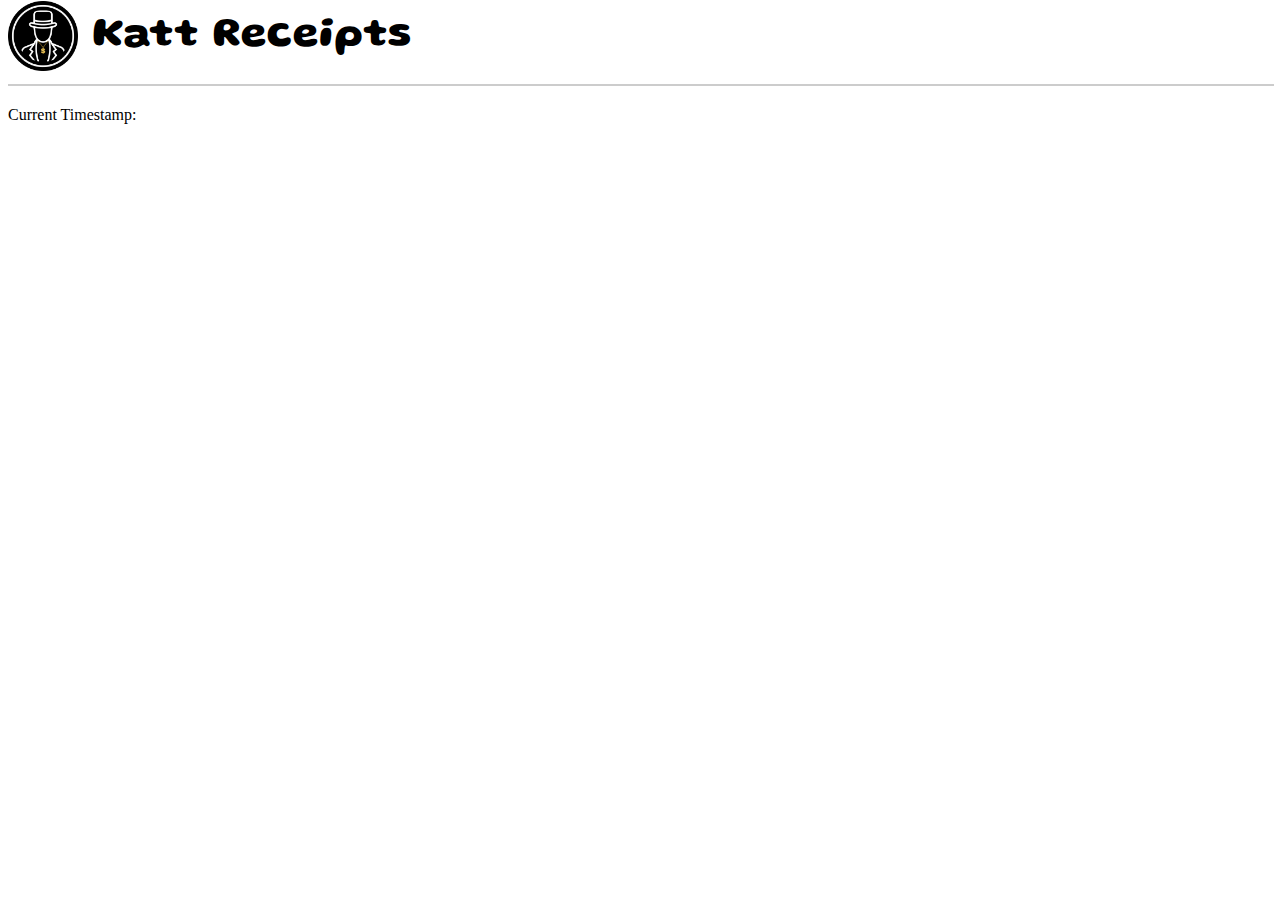
<file: index.html>
<!DOCTYPE html>
<html>
<head>
    <title>Katt Receipts</title>
    <link rel="stylesheet" href="https://fonts.googleapis.com/css2?family=Gluten:wght@400;700&display=swap">
    <link rel="stylesheet" href="css/styles.css">
    <link rel="icon" href="images/logos/favicon.png">
</head>

<header>
    <img src="images/logos/submark-light.png" alt="Katt Receipts Logo"> <h1>Katt Receipts</h1>
</header>  
<body>
  <div id="player"></div>
  <div id="annotation">
    <p>Current Timestamp: </p>
  </div>

  <script src="js/script.js"></script>
</body>
</html>
</file>
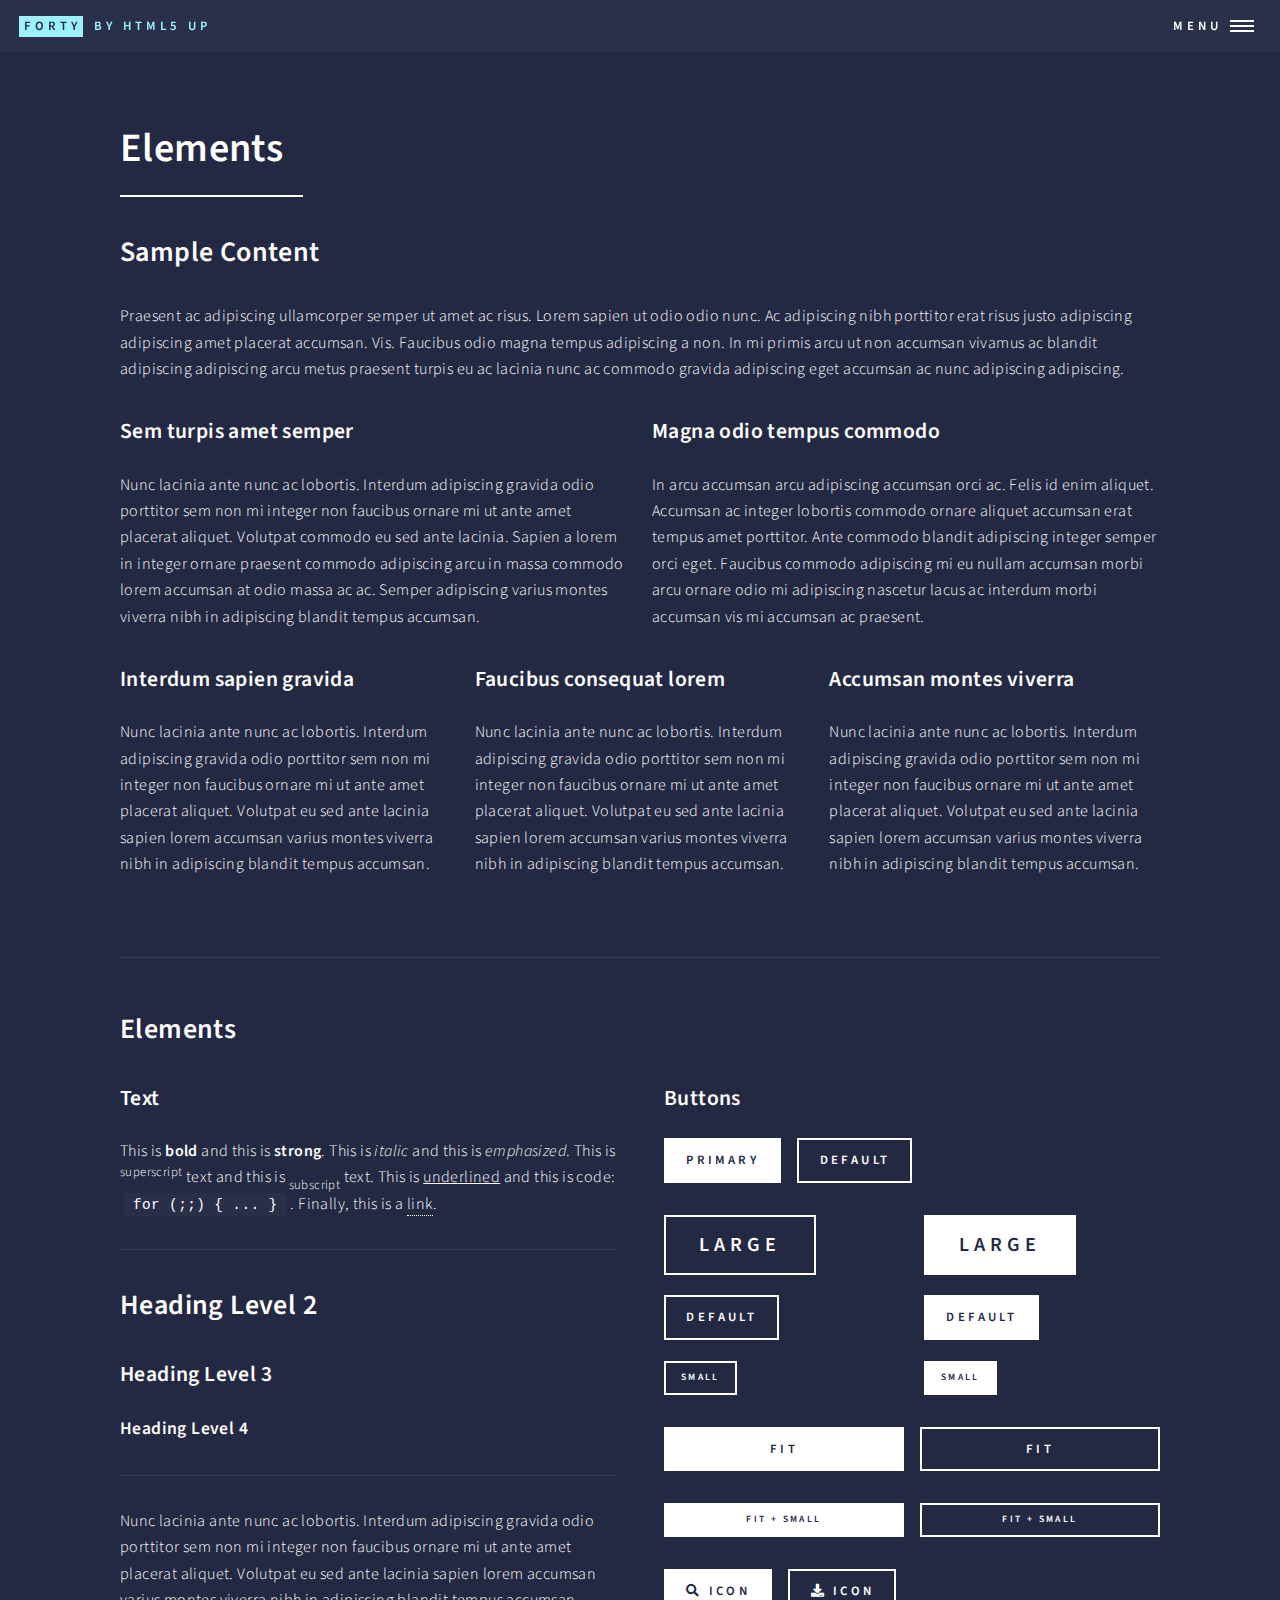
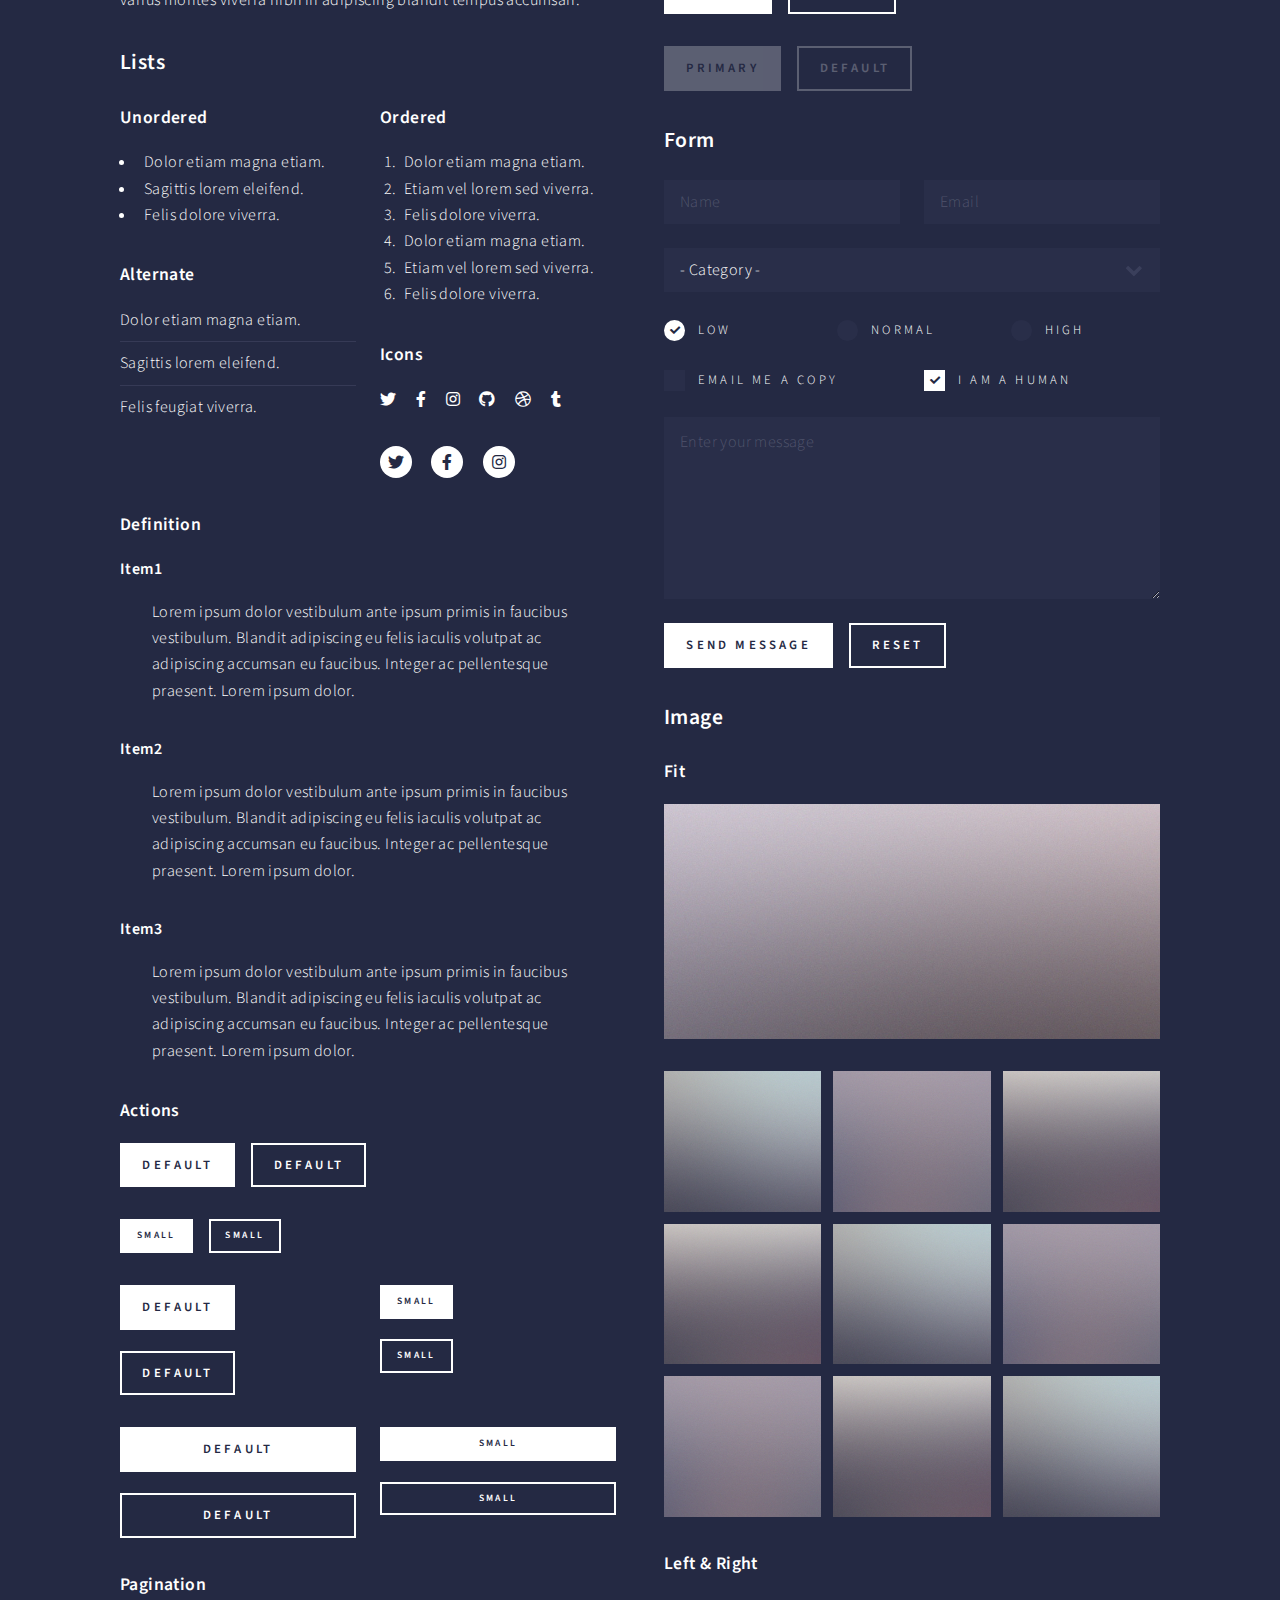
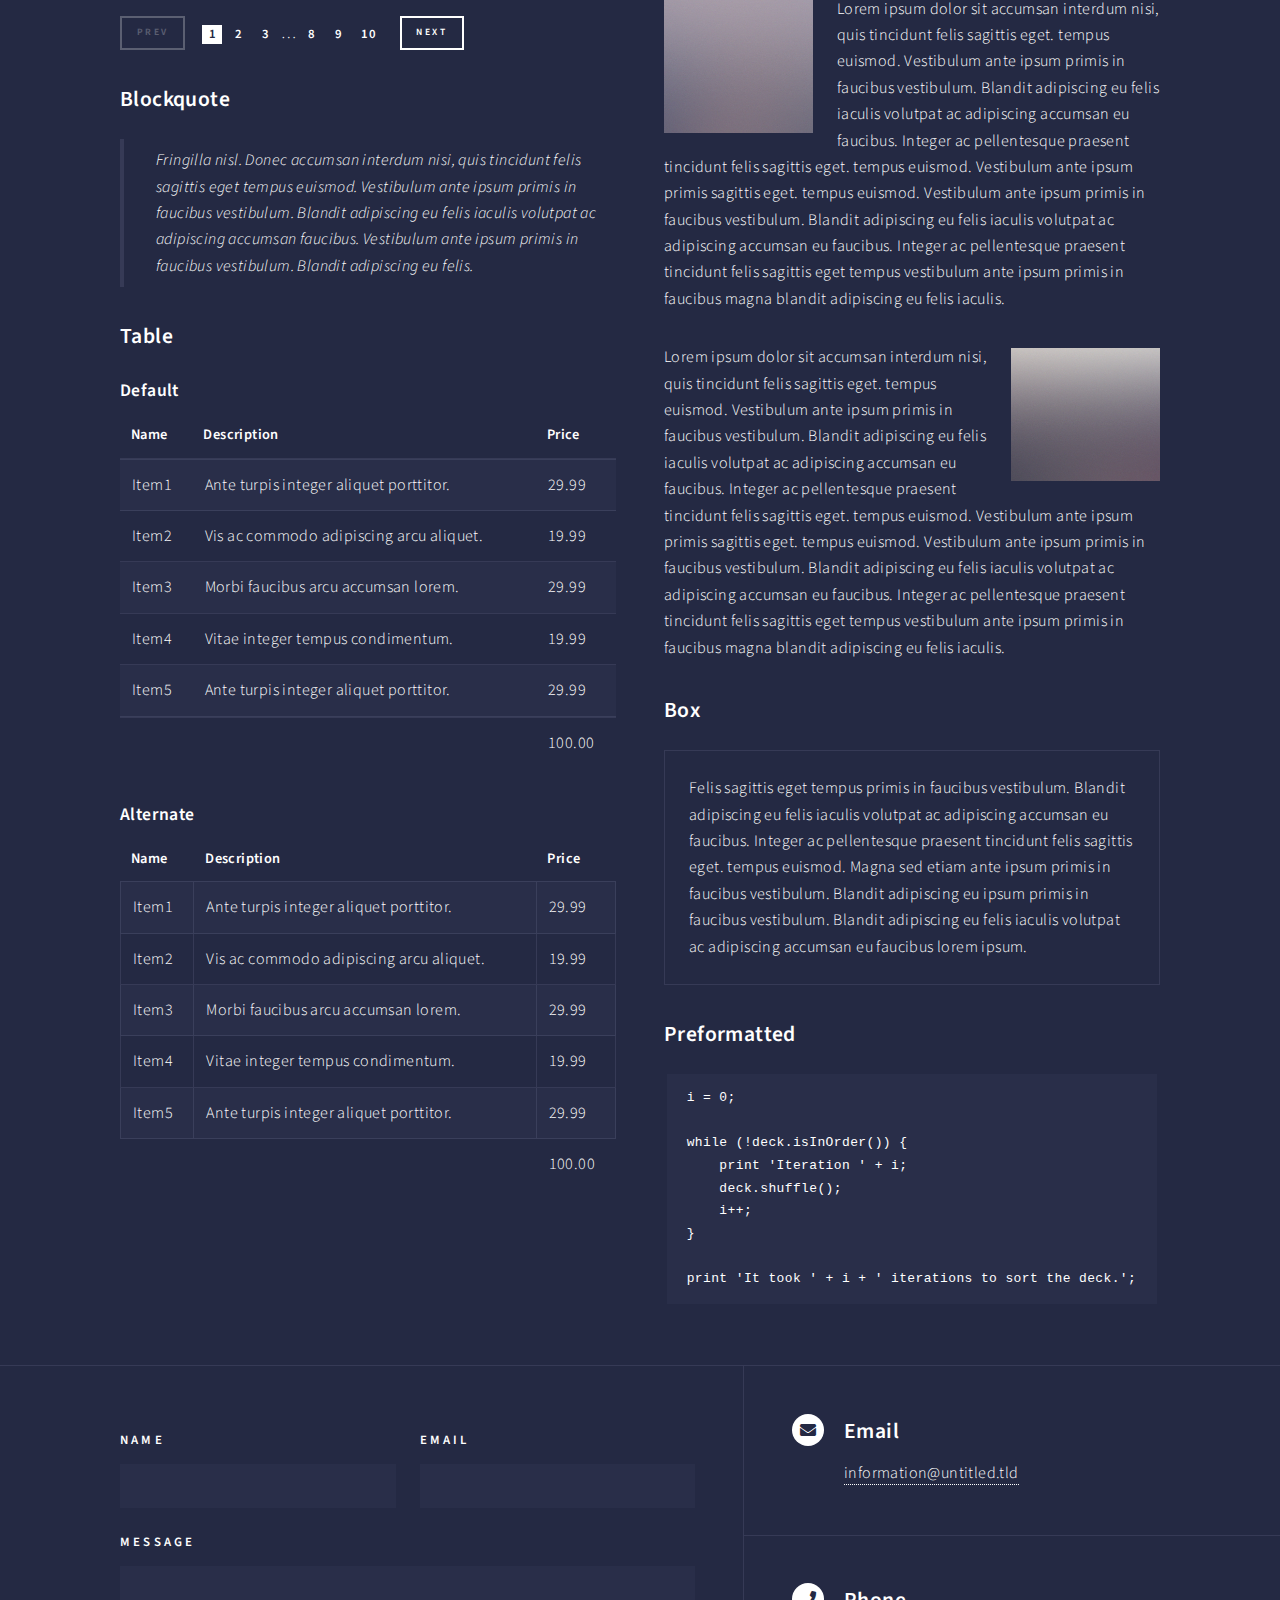
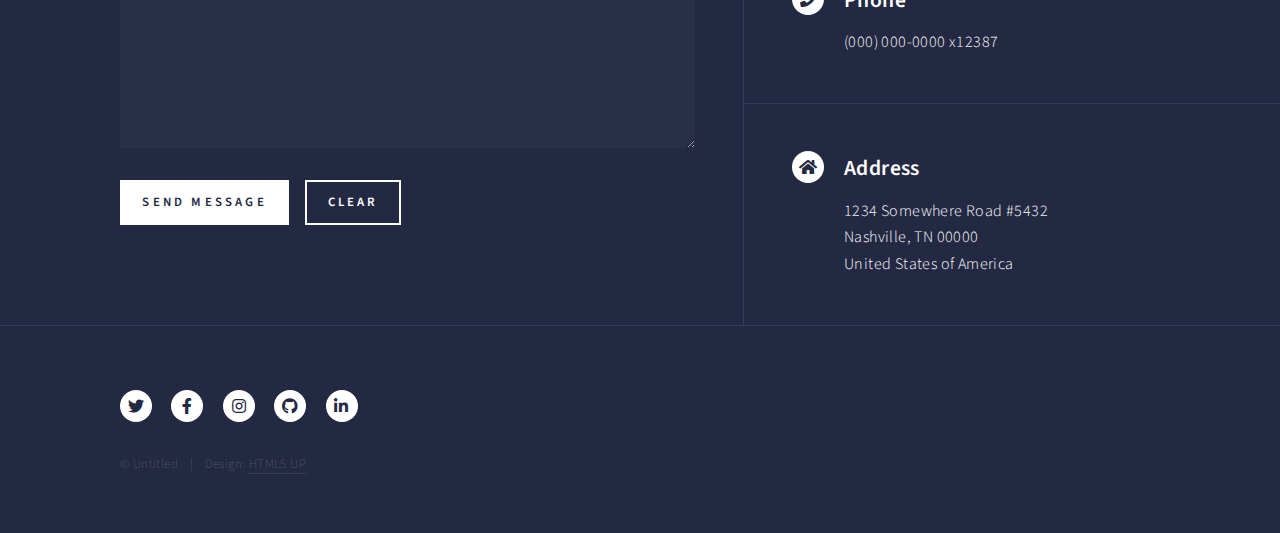
<file: local/elements.html>
<!DOCTYPE HTML>
<!--
	Forty by HTML5 UP
	html5up.net | @ajlkn
	Free for personal and commercial use under the CCA 3.0 license (html5up.net/license)
-->
<html>
	<head>
		<title>Elements - Forty by HTML5 UP</title>
		<meta charset="utf-8" />
		<meta name="viewport" content="width=device-width, initial-scale=1, user-scalable=no" />
		<link rel="stylesheet" href="assets/css/main.css" />
		<noscript><link rel="stylesheet" href="assets/css/noscript.css" /></noscript>
	</head>
	<body class="is-preload">

		<!-- Wrapper -->
			<div id="wrapper">

				<!-- Header -->
					<header id="header">
						<a href="index.html" class="logo"><strong>Forty</strong> <span>by HTML5 UP</span></a>
						<nav>
							<a href="#menu">Menu</a>
						</nav>
					</header>

				<!-- Menu -->
					<nav id="menu">
						<ul class="links">
							<li><a href="index.html">Home</a></li>
							<li><a href="landing.html">Landing</a></li>
							<li><a href="generic.html">Generic</a></li>
							<li><a href="elements.html">Elements</a></li>
						</ul>
						<ul class="actions stacked">
							<li><a href="#" class="button primary fit">Get Started</a></li>
							<li><a href="#" class="button fit">Log In</a></li>
						</ul>
					</nav>

				<!-- Main -->
					<div id="main" class="alt">

						<!-- One -->
							<section id="one">
								<div class="inner">
									<header class="major">
										<h1>Elements</h1>
									</header>

									<!-- Content -->
										<h2 id="content">Sample Content</h2>
										<p>Praesent ac adipiscing ullamcorper semper ut amet ac risus. Lorem sapien ut odio odio nunc. Ac adipiscing nibh porttitor erat risus justo adipiscing adipiscing amet placerat accumsan. Vis. Faucibus odio magna tempus adipiscing a non. In mi primis arcu ut non accumsan vivamus ac blandit adipiscing adipiscing arcu metus praesent turpis eu ac lacinia nunc ac commodo gravida adipiscing eget accumsan ac nunc adipiscing adipiscing.</p>
										<div class="row">
											<div class="col-6 col-12-small">
												<h3>Sem turpis amet semper</h3>
												<p>Nunc lacinia ante nunc ac lobortis. Interdum adipiscing gravida odio porttitor sem non mi integer non faucibus ornare mi ut ante amet placerat aliquet. Volutpat commodo eu sed ante lacinia. Sapien a lorem in integer ornare praesent commodo adipiscing arcu in massa commodo lorem accumsan at odio massa ac ac. Semper adipiscing varius montes viverra nibh in adipiscing blandit tempus accumsan.</p>
											</div>
											<div class="col-6 col-12-small">
												<h3>Magna odio tempus commodo</h3>
												<p>In arcu accumsan arcu adipiscing accumsan orci ac. Felis id enim aliquet. Accumsan ac integer lobortis commodo ornare aliquet accumsan erat tempus amet porttitor. Ante commodo blandit adipiscing integer semper orci eget. Faucibus commodo adipiscing mi eu nullam accumsan morbi arcu ornare odio mi adipiscing nascetur lacus ac interdum morbi accumsan vis mi accumsan ac praesent.</p>
											</div>
											<!-- Break -->
											<div class="col-4 col-12-medium">
												<h3>Interdum sapien gravida</h3>
												<p>Nunc lacinia ante nunc ac lobortis. Interdum adipiscing gravida odio porttitor sem non mi integer non faucibus ornare mi ut ante amet placerat aliquet. Volutpat eu sed ante lacinia sapien lorem accumsan varius montes viverra nibh in adipiscing blandit tempus accumsan.</p>
											</div>
											<div class="col-4 col-12-medium">
												<h3>Faucibus consequat lorem</h3>
												<p>Nunc lacinia ante nunc ac lobortis. Interdum adipiscing gravida odio porttitor sem non mi integer non faucibus ornare mi ut ante amet placerat aliquet. Volutpat eu sed ante lacinia sapien lorem accumsan varius montes viverra nibh in adipiscing blandit tempus accumsan.</p>
											</div>
											<div class="col-4 col-12-medium">
												<h3>Accumsan montes viverra</h3>
												<p>Nunc lacinia ante nunc ac lobortis. Interdum adipiscing gravida odio porttitor sem non mi integer non faucibus ornare mi ut ante amet placerat aliquet. Volutpat eu sed ante lacinia sapien lorem accumsan varius montes viverra nibh in adipiscing blandit tempus accumsan.</p>
											</div>
										</div>

									<hr class="major" />

									<!-- Elements -->
										<h2 id="elements">Elements</h2>
										<div class="row gtr-200">
											<div class="col-6 col-12-medium">

												<!-- Text stuff -->
													<h3>Text</h3>
													<p>This is <b>bold</b> and this is <strong>strong</strong>. This is <i>italic</i> and this is <em>emphasized</em>.
													This is <sup>superscript</sup> text and this is <sub>subscript</sub> text.
													This is <u>underlined</u> and this is code: <code>for (;;) { ... }</code>.
													Finally, this is a <a href="#">link</a>.</p>
													<hr />
													<h2>Heading Level 2</h2>
													<h3>Heading Level 3</h3>
													<h4>Heading Level 4</h4>
													<hr />
													<p>Nunc lacinia ante nunc ac lobortis. Interdum adipiscing gravida odio porttitor sem non mi integer non faucibus ornare mi ut ante amet placerat aliquet. Volutpat eu sed ante lacinia sapien lorem accumsan varius montes viverra nibh in adipiscing blandit tempus accumsan.</p>

												<!-- Lists -->
													<h3>Lists</h3>
													<div class="row">
														<div class="col-6 col-12-small">

															<h4>Unordered</h4>
															<ul>
																<li>Dolor etiam magna etiam.</li>
																<li>Sagittis lorem eleifend.</li>
																<li>Felis dolore viverra.</li>
															</ul>

															<h4>Alternate</h4>
															<ul class="alt">
																<li>Dolor etiam magna etiam.</li>
																<li>Sagittis lorem eleifend.</li>
																<li>Felis feugiat viverra.</li>
															</ul>

														</div>
														<div class="col-6 col-12-small">

															<h4>Ordered</h4>
															<ol>
																<li>Dolor etiam magna etiam.</li>
																<li>Etiam vel lorem sed viverra.</li>
																<li>Felis dolore viverra.</li>
																<li>Dolor etiam magna etiam.</li>
																<li>Etiam vel lorem sed viverra.</li>
																<li>Felis dolore viverra.</li>
															</ol>

															<h4>Icons</h4>
															<ul class="icons">
																<li><a href="#" class="icon brands fa-twitter"><span class="label">Twitter</span></a></li>
																<li><a href="#" class="icon brands fa-facebook-f"><span class="label">Facebook</span></a></li>
																<li><a href="#" class="icon brands fa-instagram"><span class="label">Instagram</span></a></li>
																<li><a href="#" class="icon brands fa-github"><span class="label">Github</span></a></li>
																<li><a href="#" class="icon brands fa-dribbble"><span class="label">Dribbble</span></a></li>
																<li><a href="#" class="icon brands fa-tumblr"><span class="label">Tumblr</span></a></li>
															</ul>
															<ul class="icons">
																<li><a href="#" class="icon brands alt fa-twitter"><span class="label">Twitter</span></a></li>
																<li><a href="#" class="icon brands alt fa-facebook-f"><span class="label">Facebook</span></a></li>
																<li><a href="#" class="icon brands alt fa-instagram"><span class="label">Instagram</span></a></li>
															</ul>

														</div>
													</div>
													<h4>Definition</h4>
													<dl>
														<dt>Item1</dt>
														<dd>
															<p>Lorem ipsum dolor vestibulum ante ipsum primis in faucibus vestibulum. Blandit adipiscing eu felis iaculis volutpat ac adipiscing accumsan eu faucibus. Integer ac pellentesque praesent. Lorem ipsum dolor.</p>
														</dd>
														<dt>Item2</dt>
														<dd>
															<p>Lorem ipsum dolor vestibulum ante ipsum primis in faucibus vestibulum. Blandit adipiscing eu felis iaculis volutpat ac adipiscing accumsan eu faucibus. Integer ac pellentesque praesent. Lorem ipsum dolor.</p>
														</dd>
														<dt>Item3</dt>
														<dd>
															<p>Lorem ipsum dolor vestibulum ante ipsum primis in faucibus vestibulum. Blandit adipiscing eu felis iaculis volutpat ac adipiscing accumsan eu faucibus. Integer ac pellentesque praesent. Lorem ipsum dolor.</p>
														</dd>
													</dl>

													<h4>Actions</h4>
													<ul class="actions">
														<li><a href="#" class="button primary">Default</a></li>
														<li><a href="#" class="button">Default</a></li>
													</ul>
													<ul class="actions small">
														<li><a href="#" class="button primary small">Small</a></li>
														<li><a href="#" class="button small">Small</a></li>
													</ul>
													<div class="row">
														<div class="col-6 col-12-small">
															<ul class="actions stacked">
																<li><a href="#" class="button primary">Default</a></li>
																<li><a href="#" class="button">Default</a></li>
															</ul>
														</div>
														<div class="col-6 col-12-small">
															<ul class="actions stacked">
																<li><a href="#" class="button primary small">Small</a></li>
																<li><a href="#" class="button small">Small</a></li>
															</ul>
														</div>
														<div class="col-6 col-12-small">
															<ul class="actions stacked">
																<li><a href="#" class="button primary fit">Default</a></li>
																<li><a href="#" class="button fit">Default</a></li>
															</ul>
														</div>
														<div class="col-6 col-12-small">
															<ul class="actions stacked">
																<li><a href="#" class="button primary small fit">Small</a></li>
																<li><a href="#" class="button small fit">Small</a></li>
															</ul>
														</div>
													</div>

													<h4>Pagination</h4>
													<ul class="pagination">
														<li><span class="button small disabled">Prev</span></li>
														<li><a href="#" class="page active">1</a></li>
														<li><a href="#" class="page">2</a></li>
														<li><a href="#" class="page">3</a></li>
														<li><span>&hellip;</span></li>
														<li><a href="#" class="page">8</a></li>
														<li><a href="#" class="page">9</a></li>
														<li><a href="#" class="page">10</a></li>
														<li><a href="#" class="button small">Next</a></li>
													</ul>

												<!-- Blockquote -->
													<h3>Blockquote</h3>
													<blockquote>Fringilla nisl. Donec accumsan interdum nisi, quis tincidunt felis sagittis eget tempus euismod. Vestibulum ante ipsum primis in faucibus vestibulum. Blandit adipiscing eu felis iaculis volutpat ac adipiscing accumsan faucibus. Vestibulum ante ipsum primis in faucibus vestibulum. Blandit adipiscing eu felis.</blockquote>

												<!-- Table -->
													<h3>Table</h3>

													<h4>Default</h4>
													<div class="table-wrapper">
														<table>
															<thead>
																<tr>
																	<th>Name</th>
																	<th>Description</th>
																	<th>Price</th>
																</tr>
															</thead>
															<tbody>
																<tr>
																	<td>Item1</td>
																	<td>Ante turpis integer aliquet porttitor.</td>
																	<td>29.99</td>
																</tr>
																<tr>
																	<td>Item2</td>
																	<td>Vis ac commodo adipiscing arcu aliquet.</td>
																	<td>19.99</td>
																</tr>
																<tr>
																	<td>Item3</td>
																	<td> Morbi faucibus arcu accumsan lorem.</td>
																	<td>29.99</td>
																</tr>
																<tr>
																	<td>Item4</td>
																	<td>Vitae integer tempus condimentum.</td>
																	<td>19.99</td>
																</tr>
																<tr>
																	<td>Item5</td>
																	<td>Ante turpis integer aliquet porttitor.</td>
																	<td>29.99</td>
																</tr>
															</tbody>
															<tfoot>
																<tr>
																	<td colspan="2"></td>
																	<td>100.00</td>
																</tr>
															</tfoot>
														</table>
													</div>

													<h4>Alternate</h4>
													<div class="table-wrapper">
														<table class="alt">
															<thead>
																<tr>
																	<th>Name</th>
																	<th>Description</th>
																	<th>Price</th>
																</tr>
															</thead>
															<tbody>
																<tr>
																	<td>Item1</td>
																	<td>Ante turpis integer aliquet porttitor.</td>
																	<td>29.99</td>
																</tr>
																<tr>
																	<td>Item2</td>
																	<td>Vis ac commodo adipiscing arcu aliquet.</td>
																	<td>19.99</td>
																</tr>
																<tr>
																	<td>Item3</td>
																	<td> Morbi faucibus arcu accumsan lorem.</td>
																	<td>29.99</td>
																</tr>
																<tr>
																	<td>Item4</td>
																	<td>Vitae integer tempus condimentum.</td>
																	<td>19.99</td>
																</tr>
																<tr>
																	<td>Item5</td>
																	<td>Ante turpis integer aliquet porttitor.</td>
																	<td>29.99</td>
																</tr>
															</tbody>
															<tfoot>
																<tr>
																	<td colspan="2"></td>
																	<td>100.00</td>
																</tr>
															</tfoot>
														</table>
													</div>

											</div>
											<div class="col-6 col-12-medium">

												<!-- Buttons -->
													<h3>Buttons</h3>
													<ul class="actions">
														<li><a href="#" class="button primary">Primary</a></li>
														<li><a href="#" class="button">Default</a></li>
													</ul>
													<div class="row">
														<div class="col-6 col-12-xsmall">
															<ul class="actions stacked">
																<li><a href="#" class="button large">Large</a></li>
																<li><a href="#" class="button">Default</a></li>
																<li><a href="#" class="button small">Small</a></li>
															</ul>
														</div>
														<div class="col-6 col-12-xsmall">
															<ul class="actions stacked">
																<li><a href="#" class="button primary large">Large</a></li>
																<li><a href="#" class="button primary">Default</a></li>
																<li><a href="#" class="button primary small">Small</a></li>
															</ul>
														</div>
													</div>
													<ul class="actions fit">
														<li><a href="#" class="button primary fit">Fit</a></li>
														<li><a href="#" class="button fit">Fit</a></li>
													</ul>
													<ul class="actions fit small">
														<li><a href="#" class="button primary fit small">Fit + Small</a></li>
														<li><a href="#" class="button fit small">Fit + Small</a></li>
													</ul>
													<ul class="actions">
														<li><a href="#" class="button primary icon solid fa-search">Icon</a></li>
														<li><a href="#" class="button icon solid fa-download">Icon</a></li>
													</ul>
													<ul class="actions">
														<li><span class="button primary disabled">Primary</span></li>
														<li><span class="button disabled">Default</span></li>
													</ul>

												<!-- Form -->
													<h3>Form</h3>

													<form method="post" action="#">
														<div class="row gtr-uniform">
															<div class="col-6 col-12-xsmall">
																<input type="text" name="demo-name" id="demo-name" value="" placeholder="Name" />
															</div>
															<div class="col-6 col-12-xsmall">
																<input type="email" name="demo-email" id="demo-email" value="" placeholder="Email" />
															</div>
															<!-- Break -->
															<div class="col-12">
																<select name="demo-category" id="demo-category">
																	<option value="">- Category -</option>
																	<option value="1">Manufacturing</option>
																	<option value="1">Shipping</option>
																	<option value="1">Administration</option>
																	<option value="1">Human Resources</option>
																</select>
															</div>
															<!-- Break -->
															<div class="col-4 col-12-small">
																<input type="radio" id="demo-priority-low" name="demo-priority" checked>
																<label for="demo-priority-low">Low</label>
															</div>
															<div class="col-4 col-12-small">
																<input type="radio" id="demo-priority-normal" name="demo-priority">
																<label for="demo-priority-normal">Normal</label>
															</div>
															<div class="col-4 col-12-small">
																<input type="radio" id="demo-priority-high" name="demo-priority">
																<label for="demo-priority-high">High</label>
															</div>
															<!-- Break -->
															<div class="col-6 col-12-small">
																<input type="checkbox" id="demo-copy" name="demo-copy">
																<label for="demo-copy">Email me a copy</label>
															</div>
															<div class="col-6 col-12-small">
																<input type="checkbox" id="demo-human" name="demo-human" checked>
																<label for="demo-human">I am a human</label>
															</div>
															<!-- Break -->
															<div class="col-12">
																<textarea name="demo-message" id="demo-message" placeholder="Enter your message" rows="6"></textarea>
															</div>
															<!-- Break -->
															<div class="col-12">
																<ul class="actions">
																	<li><input type="submit" value="Send Message" class="primary" /></li>
																	<li><input type="reset" value="Reset" /></li>
																</ul>
															</div>
														</div>
													</form>

												<!-- Image -->
													<h3>Image</h3>

													<h4>Fit</h4>
													<span class="image fit"><img src="images/pic03.jpg" alt="" /></span>
													<div class="box alt">
														<div class="row gtr-50 gtr-uniform">
															<div class="col-4"><span class="image fit"><img src="images/pic08.jpg" alt="" /></span></div>
															<div class="col-4"><span class="image fit"><img src="images/pic09.jpg" alt="" /></span></div>
															<div class="col-4"><span class="image fit"><img src="images/pic10.jpg" alt="" /></span></div>
															<!-- Break -->
															<div class="col-4"><span class="image fit"><img src="images/pic10.jpg" alt="" /></span></div>
															<div class="col-4"><span class="image fit"><img src="images/pic08.jpg" alt="" /></span></div>
															<div class="col-4"><span class="image fit"><img src="images/pic09.jpg" alt="" /></span></div>
															<!-- Break -->
															<div class="col-4"><span class="image fit"><img src="images/pic09.jpg" alt="" /></span></div>
															<div class="col-4"><span class="image fit"><img src="images/pic10.jpg" alt="" /></span></div>
															<div class="col-4"><span class="image fit"><img src="images/pic08.jpg" alt="" /></span></div>
														</div>
													</div>

													<h4>Left &amp; Right</h4>
													<p><span class="image left"><img src="images/pic09.jpg" alt="" /></span>Lorem ipsum dolor sit accumsan interdum nisi, quis tincidunt felis sagittis eget. tempus euismod. Vestibulum ante ipsum primis in faucibus vestibulum. Blandit adipiscing eu felis iaculis volutpat ac adipiscing accumsan eu faucibus. Integer ac pellentesque praesent tincidunt felis sagittis eget. tempus euismod. Vestibulum ante ipsum primis sagittis eget. tempus euismod. Vestibulum ante ipsum primis in faucibus vestibulum. Blandit adipiscing eu felis iaculis volutpat ac adipiscing accumsan eu faucibus. Integer ac pellentesque praesent tincidunt felis sagittis eget tempus vestibulum ante ipsum primis in faucibus magna blandit adipiscing eu felis iaculis.</p>
													<p><span class="image right"><img src="images/pic10.jpg" alt="" /></span>Lorem ipsum dolor sit accumsan interdum nisi, quis tincidunt felis sagittis eget. tempus euismod. Vestibulum ante ipsum primis in faucibus vestibulum. Blandit adipiscing eu felis iaculis volutpat ac adipiscing accumsan eu faucibus. Integer ac pellentesque praesent tincidunt felis sagittis eget. tempus euismod. Vestibulum ante ipsum primis sagittis eget. tempus euismod. Vestibulum ante ipsum primis in faucibus vestibulum. Blandit adipiscing eu felis iaculis volutpat ac adipiscing accumsan eu faucibus. Integer ac pellentesque praesent tincidunt felis sagittis eget tempus vestibulum ante ipsum primis in faucibus magna blandit adipiscing eu felis iaculis.</p>

												<!-- Box -->
													<h3>Box</h3>
													<div class="box">
														<p>Felis sagittis eget tempus primis in faucibus vestibulum. Blandit adipiscing eu felis iaculis volutpat ac adipiscing accumsan eu faucibus. Integer ac pellentesque praesent tincidunt felis sagittis eget. tempus euismod. Magna sed etiam ante ipsum primis in faucibus vestibulum. Blandit adipiscing eu ipsum primis in faucibus vestibulum. Blandit adipiscing eu felis iaculis volutpat ac adipiscing accumsan eu faucibus lorem ipsum.</p>
													</div>

												<!-- Preformatted Code -->
													<h3>Preformatted</h3>
													<pre><code>i = 0;

while (!deck.isInOrder()) {
    print 'Iteration ' + i;
    deck.shuffle();
    i++;
}

print 'It took ' + i + ' iterations to sort the deck.';
</code></pre>

											</div>
										</div>

								</div>
							</section>

					</div>

				<!-- Contact -->
					<section id="contact">
						<div class="inner">
							<section>
								<form method="post" action="#">
									<div class="fields">
										<div class="field half">
											<label for="name">Name</label>
											<input type="text" name="name" id="name" />
										</div>
										<div class="field half">
											<label for="email">Email</label>
											<input type="text" name="email" id="email" />
										</div>
										<div class="field">
											<label for="message">Message</label>
											<textarea name="message" id="message" rows="6"></textarea>
										</div>
									</div>
									<ul class="actions">
										<li><input type="submit" value="Send Message" class="primary" /></li>
										<li><input type="reset" value="Clear" /></li>
									</ul>
								</form>
							</section>
							<section class="split">
								<section>
									<div class="contact-method">
										<span class="icon solid alt fa-envelope"></span>
										<h3>Email</h3>
										<a href="#">information@untitled.tld</a>
									</div>
								</section>
								<section>
									<div class="contact-method">
										<span class="icon solid alt fa-phone"></span>
										<h3>Phone</h3>
										<span>(000) 000-0000 x12387</span>
									</div>
								</section>
								<section>
									<div class="contact-method">
										<span class="icon solid alt fa-home"></span>
										<h3>Address</h3>
										<span>1234 Somewhere Road #5432<br />
										Nashville, TN 00000<br />
										United States of America</span>
									</div>
								</section>
							</section>
						</div>
					</section>

				<!-- Footer -->
					<footer id="footer">
						<div class="inner">
							<ul class="icons">
								<li><a href="#" class="icon brands alt fa-twitter"><span class="label">Twitter</span></a></li>
								<li><a href="#" class="icon brands alt fa-facebook-f"><span class="label">Facebook</span></a></li>
								<li><a href="#" class="icon brands alt fa-instagram"><span class="label">Instagram</span></a></li>
								<li><a href="#" class="icon brands alt fa-github"><span class="label">GitHub</span></a></li>
								<li><a href="#" class="icon brands alt fa-linkedin-in"><span class="label">LinkedIn</span></a></li>
							</ul>
							<ul class="copyright">
								<li>&copy; Untitled</li><li>Design: <a href="https://html5up.net">HTML5 UP</a></li>
							</ul>
						</div>
					</footer>

			</div>

		<!-- Scripts -->
			<script src="assets/js/jquery.min.js"></script>
			<script src="assets/js/jquery.scrolly.min.js"></script>
			<script src="assets/js/jquery.scrollex.min.js"></script>
			<script src="assets/js/browser.min.js"></script>
			<script src="assets/js/breakpoints.min.js"></script>
			<script src="assets/js/util.js"></script>
			<script src="assets/js/main.js"></script>

	</body>
</html>
</file>
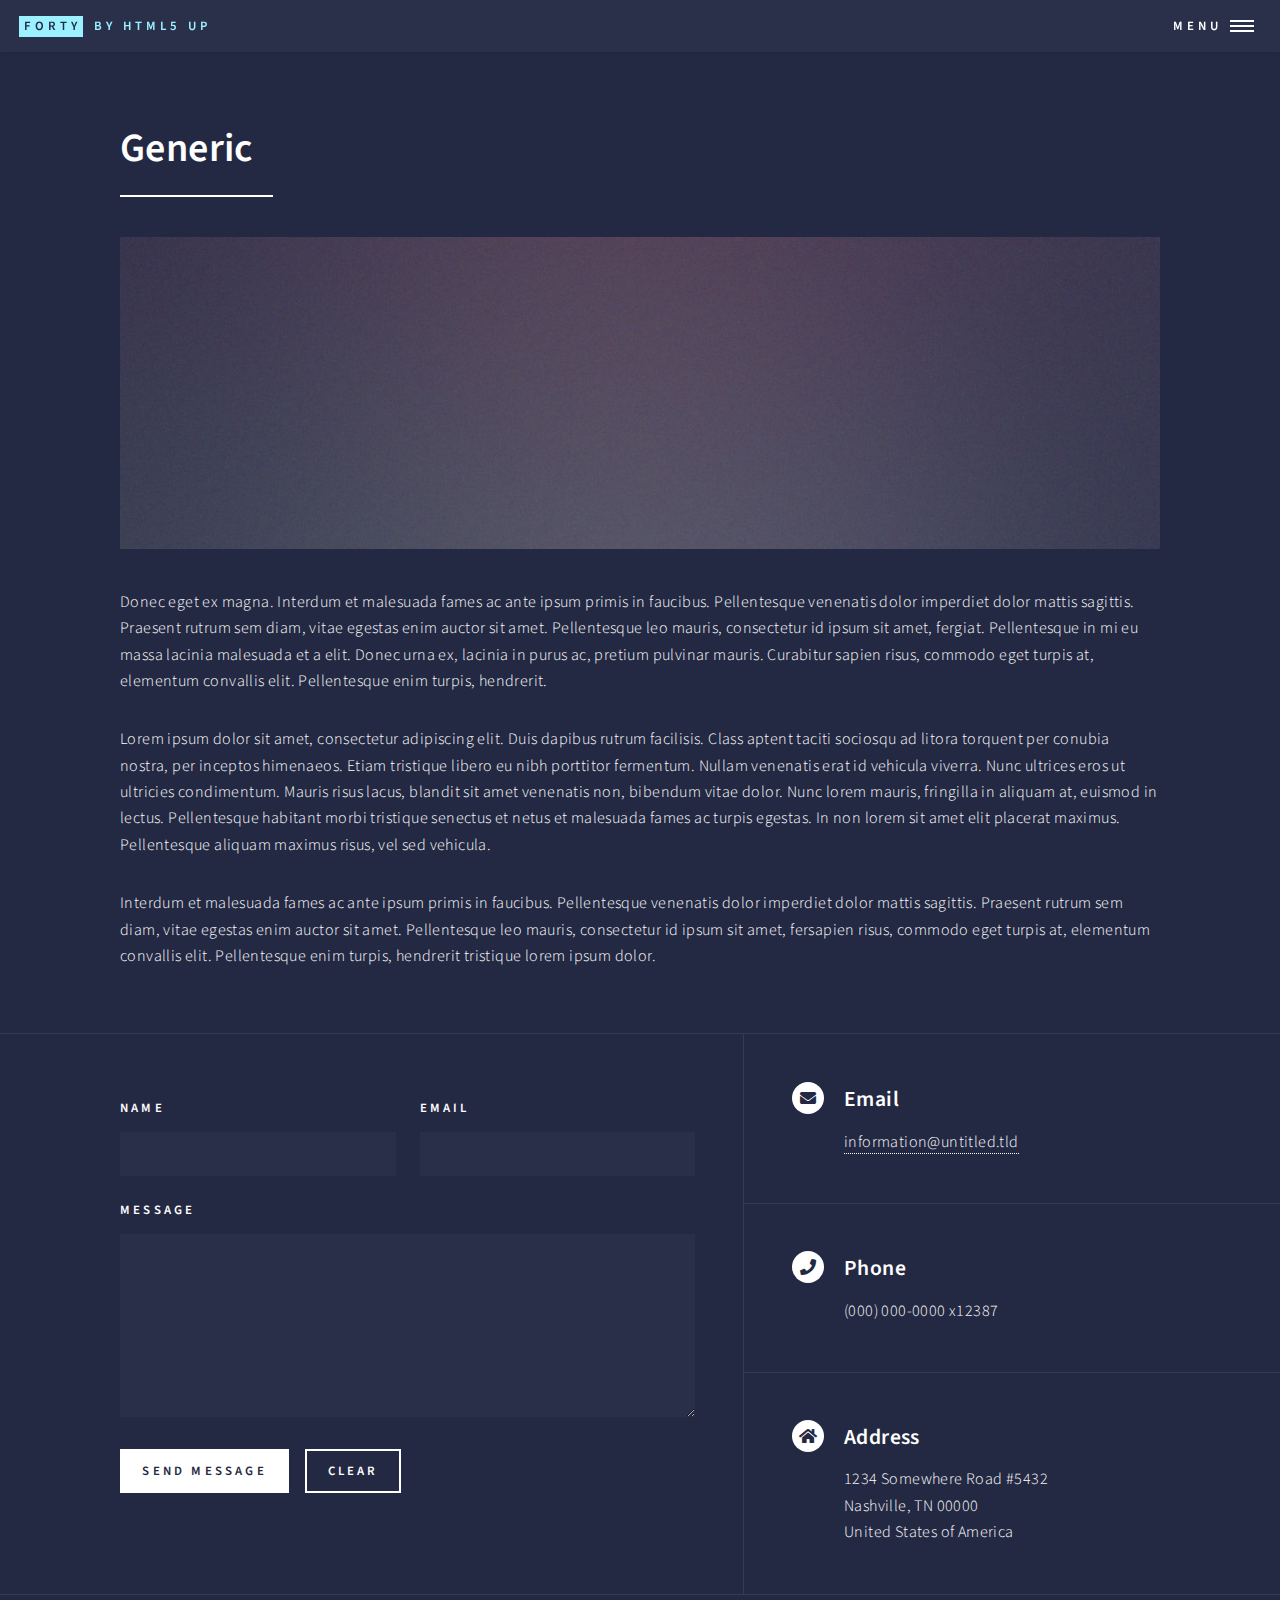
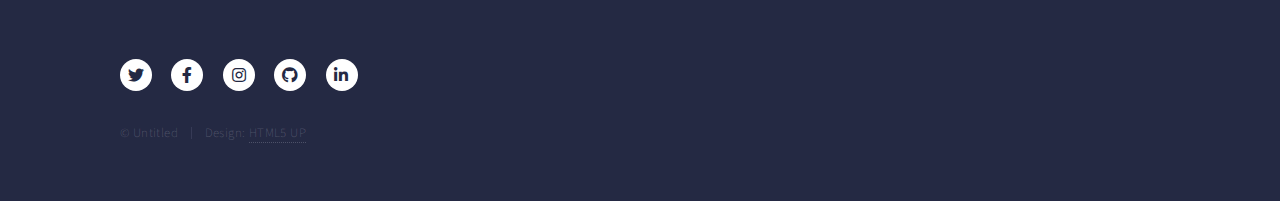
<file: local/generic.html>
<!DOCTYPE HTML>
<!--
	Forty by HTML5 UP
	html5up.net | @ajlkn
	Free for personal and commercial use under the CCA 3.0 license (html5up.net/license)
-->
<html>
	<head>
		<title>Generic - Forty by HTML5 UP</title>
		<meta charset="utf-8" />
		<meta name="viewport" content="width=device-width, initial-scale=1, user-scalable=no" />
		<link rel="stylesheet" href="assets/css/main.css" />
		<noscript><link rel="stylesheet" href="assets/css/noscript.css" /></noscript>
	</head>
	<body class="is-preload">

		<!-- Wrapper -->
			<div id="wrapper">

				<!-- Header -->
					<header id="header">
						<a href="index.html" class="logo"><strong>Forty</strong> <span>by HTML5 UP</span></a>
						<nav>
							<a href="#menu">Menu</a>
						</nav>
					</header>

				<!-- Menu -->
					<nav id="menu">
						<ul class="links">
							<li><a href="index.html">Home</a></li>
							<li><a href="landing.html">Landing</a></li>
							<li><a href="generic.html">Generic</a></li>
							<li><a href="elements.html">Elements</a></li>
						</ul>
						<ul class="actions stacked">
							<li><a href="#" class="button primary fit">Get Started</a></li>
							<li><a href="#" class="button fit">Log In</a></li>
						</ul>
					</nav>

				<!-- Main -->
					<div id="main" class="alt">

						<!-- One -->
							<section id="one">
								<div class="inner">
									<header class="major">
										<h1>Generic</h1>
									</header>
									<span class="image main"><img src="images/pic11.jpg" alt="" /></span>
									<p>Donec eget ex magna. Interdum et malesuada fames ac ante ipsum primis in faucibus. Pellentesque venenatis dolor imperdiet dolor mattis sagittis. Praesent rutrum sem diam, vitae egestas enim auctor sit amet. Pellentesque leo mauris, consectetur id ipsum sit amet, fergiat. Pellentesque in mi eu massa lacinia malesuada et a elit. Donec urna ex, lacinia in purus ac, pretium pulvinar mauris. Curabitur sapien risus, commodo eget turpis at, elementum convallis elit. Pellentesque enim turpis, hendrerit.</p>
									<p>Lorem ipsum dolor sit amet, consectetur adipiscing elit. Duis dapibus rutrum facilisis. Class aptent taciti sociosqu ad litora torquent per conubia nostra, per inceptos himenaeos. Etiam tristique libero eu nibh porttitor fermentum. Nullam venenatis erat id vehicula viverra. Nunc ultrices eros ut ultricies condimentum. Mauris risus lacus, blandit sit amet venenatis non, bibendum vitae dolor. Nunc lorem mauris, fringilla in aliquam at, euismod in lectus. Pellentesque habitant morbi tristique senectus et netus et malesuada fames ac turpis egestas. In non lorem sit amet elit placerat maximus. Pellentesque aliquam maximus risus, vel sed vehicula.</p>
									<p>Interdum et malesuada fames ac ante ipsum primis in faucibus. Pellentesque venenatis dolor imperdiet dolor mattis sagittis. Praesent rutrum sem diam, vitae egestas enim auctor sit amet. Pellentesque leo mauris, consectetur id ipsum sit amet, fersapien risus, commodo eget turpis at, elementum convallis elit. Pellentesque enim turpis, hendrerit tristique lorem ipsum dolor.</p>
								</div>
							</section>

					</div>

				<!-- Contact -->
					<section id="contact">
						<div class="inner">
							<section>
								<form method="post" action="#">
									<div class="fields">
										<div class="field half">
											<label for="name">Name</label>
											<input type="text" name="name" id="name" />
										</div>
										<div class="field half">
											<label for="email">Email</label>
											<input type="text" name="email" id="email" />
										</div>
										<div class="field">
											<label for="message">Message</label>
											<textarea name="message" id="message" rows="6"></textarea>
										</div>
									</div>
									<ul class="actions">
										<li><input type="submit" value="Send Message" class="primary" /></li>
										<li><input type="reset" value="Clear" /></li>
									</ul>
								</form>
							</section>
							<section class="split">
								<section>
									<div class="contact-method">
										<span class="icon solid alt fa-envelope"></span>
										<h3>Email</h3>
										<a href="#">information@untitled.tld</a>
									</div>
								</section>
								<section>
									<div class="contact-method">
										<span class="icon solid alt fa-phone"></span>
										<h3>Phone</h3>
										<span>(000) 000-0000 x12387</span>
									</div>
								</section>
								<section>
									<div class="contact-method">
										<span class="icon solid alt fa-home"></span>
										<h3>Address</h3>
										<span>1234 Somewhere Road #5432<br />
										Nashville, TN 00000<br />
										United States of America</span>
									</div>
								</section>
							</section>
						</div>
					</section>

				<!-- Footer -->
					<footer id="footer">
						<div class="inner">
							<ul class="icons">
								<li><a href="#" class="icon brands alt fa-twitter"><span class="label">Twitter</span></a></li>
								<li><a href="#" class="icon brands alt fa-facebook-f"><span class="label">Facebook</span></a></li>
								<li><a href="#" class="icon brands alt fa-instagram"><span class="label">Instagram</span></a></li>
								<li><a href="#" class="icon brands alt fa-github"><span class="label">GitHub</span></a></li>
								<li><a href="#" class="icon brands alt fa-linkedin-in"><span class="label">LinkedIn</span></a></li>
							</ul>
							<ul class="copyright">
								<li>&copy; Untitled</li><li>Design: <a href="https://html5up.net">HTML5 UP</a></li>
							</ul>
						</div>
					</footer>

			</div>

		<!-- Scripts -->
			<script src="assets/js/jquery.min.js"></script>
			<script src="assets/js/jquery.scrolly.min.js"></script>
			<script src="assets/js/jquery.scrollex.min.js"></script>
			<script src="assets/js/browser.min.js"></script>
			<script src="assets/js/breakpoints.min.js"></script>
			<script src="assets/js/util.js"></script>
			<script src="assets/js/main.js"></script>

	</body>
</html>
</file>
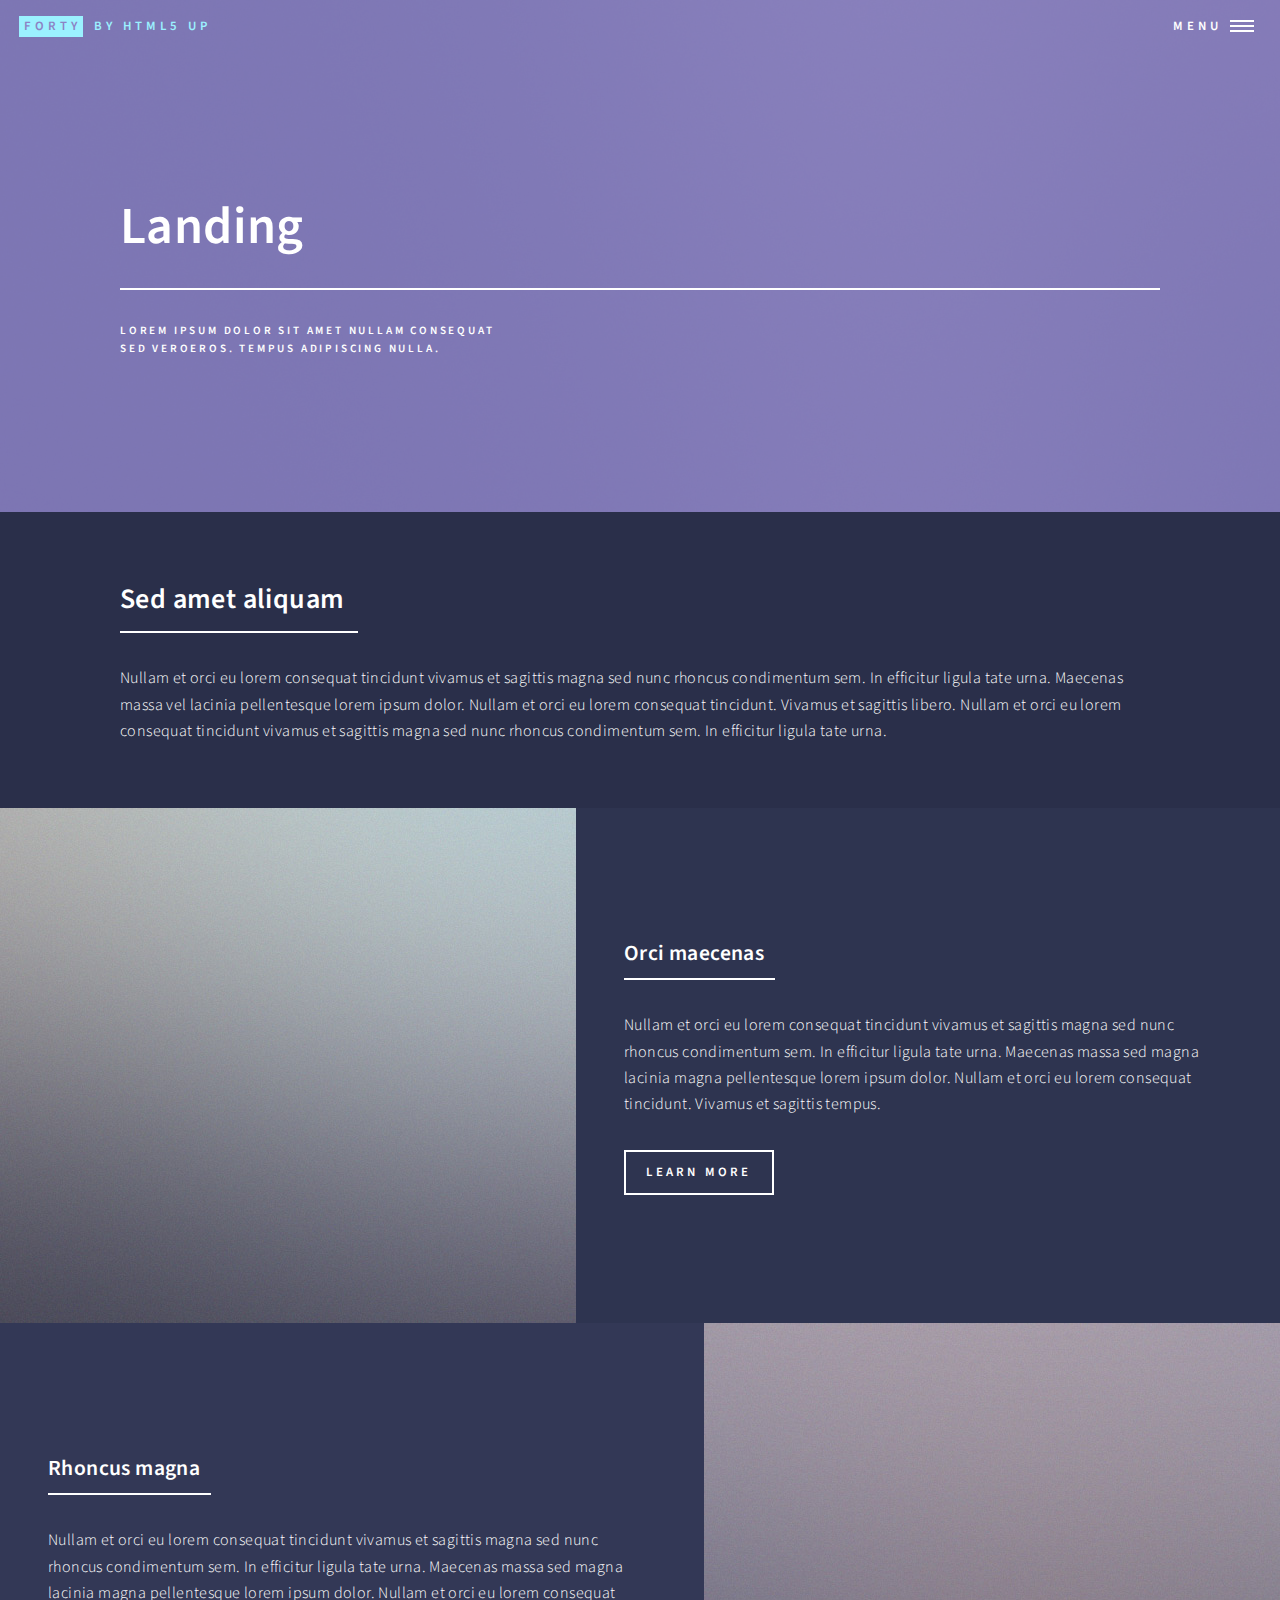
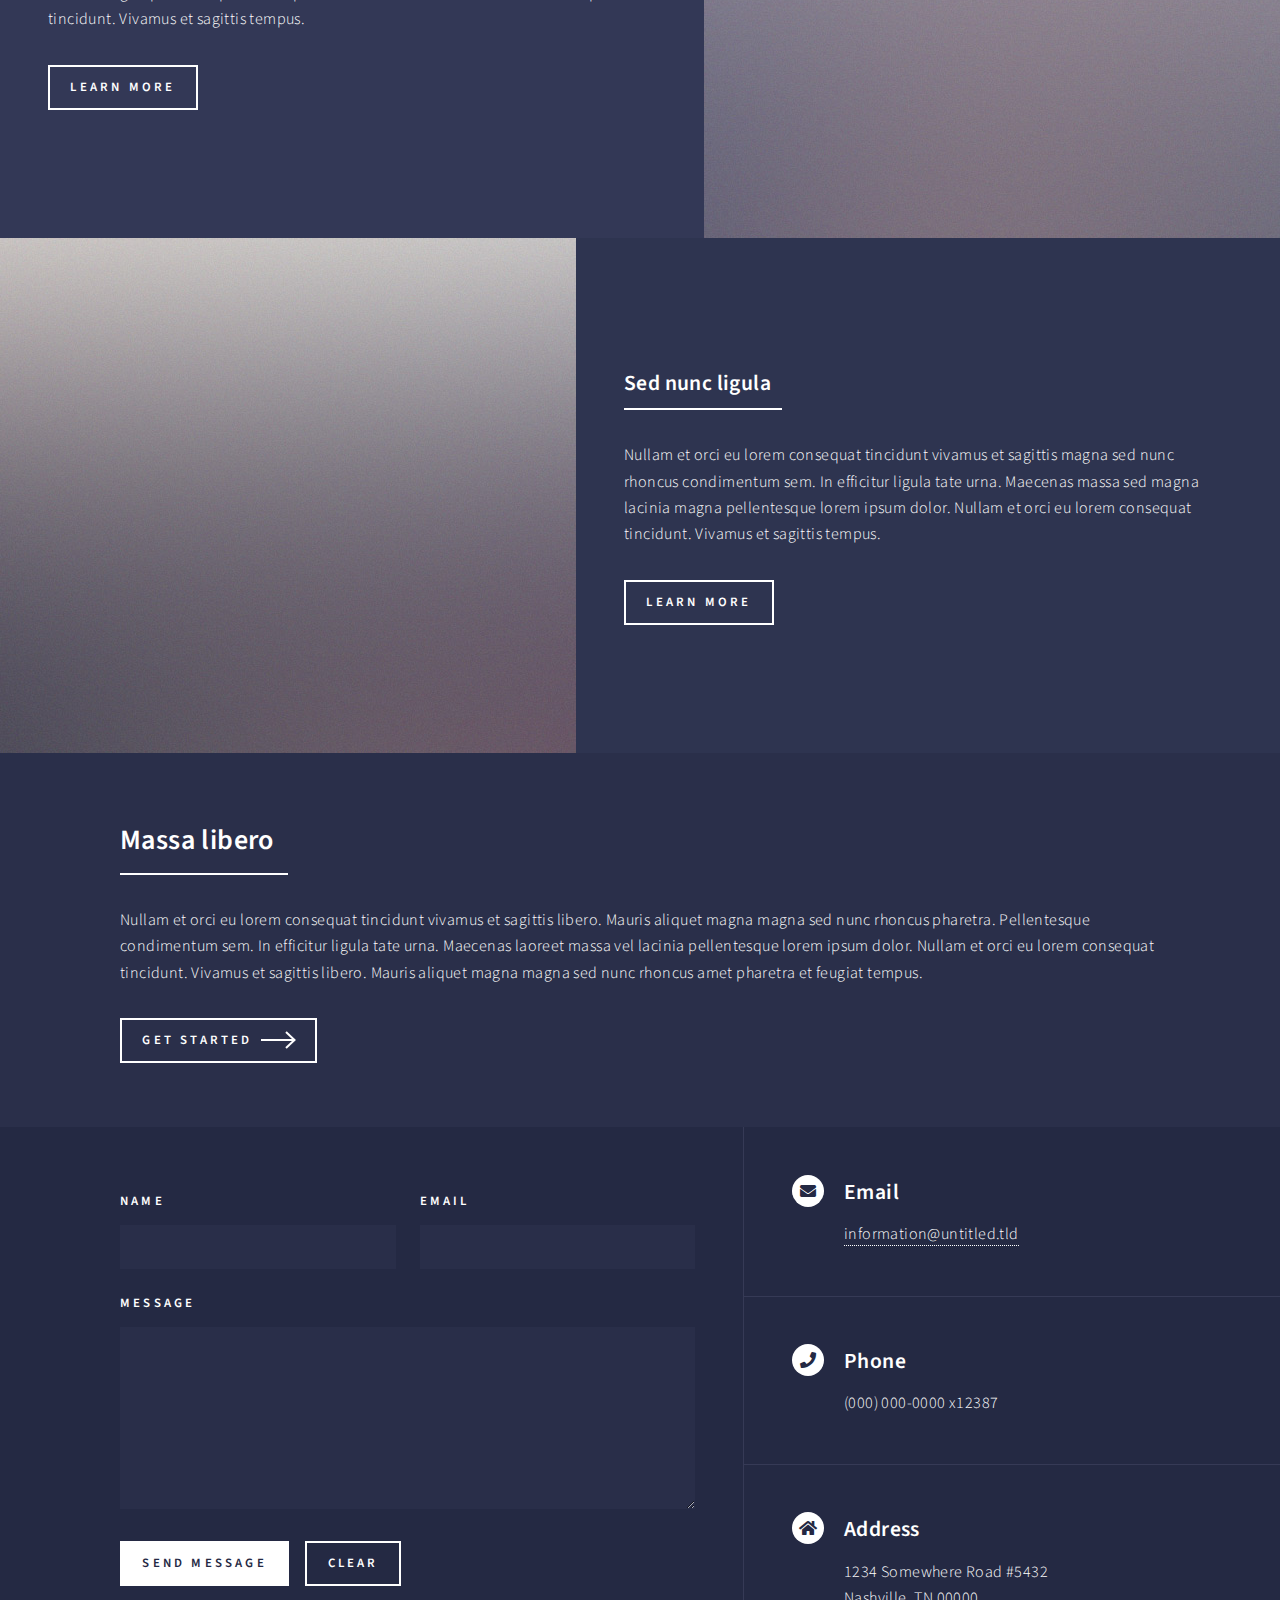
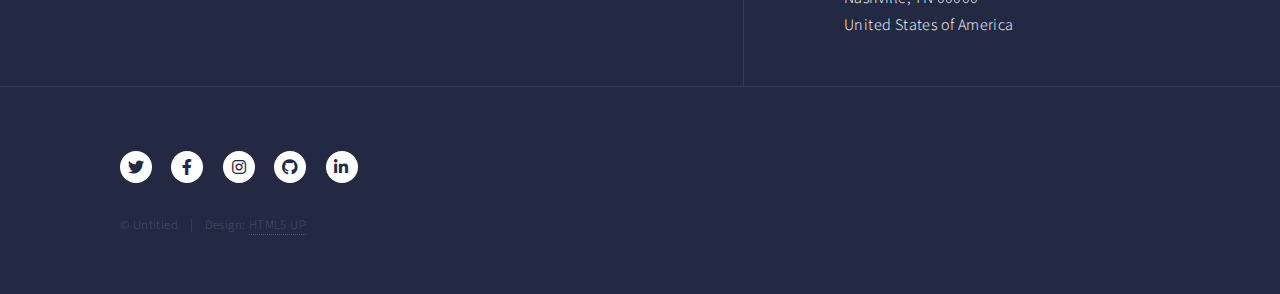
<file: local/landing.html>
<!DOCTYPE HTML>
<!--
	Forty by HTML5 UP
	html5up.net | @ajlkn
	Free for personal and commercial use under the CCA 3.0 license (html5up.net/license)
-->
<html>
	<head>
		<title>Landing - Forty by HTML5 UP</title>
		<meta charset="utf-8" />
		<meta name="viewport" content="width=device-width, initial-scale=1, user-scalable=no" />
		<link rel="stylesheet" href="assets/css/main.css" />
		<noscript><link rel="stylesheet" href="assets/css/noscript.css" /></noscript>
	</head>
	<body class="is-preload">

		<!-- Wrapper -->
			<div id="wrapper">

				<!-- Header -->
				<!-- Note: The "styleN" class below should match that of the banner element. -->
					<header id="header" class="alt style2">
						<a href="index.html" class="logo"><strong>Forty</strong> <span>by HTML5 UP</span></a>
						<nav>
							<a href="#menu">Menu</a>
						</nav>
					</header>

				<!-- Menu -->
					<nav id="menu">
						<ul class="links">
							<li><a href="index.html">Home</a></li>
							<li><a href="landing.html">Landing</a></li>
							<li><a href="generic.html">Generic</a></li>
							<li><a href="elements.html">Elements</a></li>
						</ul>
						<ul class="actions stacked">
							<li><a href="#" class="button primary fit">Get Started</a></li>
							<li><a href="#" class="button fit">Log In</a></li>
						</ul>
					</nav>

				<!-- Banner -->
				<!-- Note: The "styleN" class below should match that of the header element. -->
					<section id="banner" class="style2">
						<div class="inner">
							<span class="image">
								<img src="images/pic07.jpg" alt="" />
							</span>
							<header class="major">
								<h1>Landing</h1>
							</header>
							<div class="content">
								<p>Lorem ipsum dolor sit amet nullam consequat<br />
								sed veroeros. tempus adipiscing nulla.</p>
							</div>
						</div>
					</section>

				<!-- Main -->
					<div id="main">

						<!-- One -->
							<section id="one">
								<div class="inner">
									<header class="major">
										<h2>Sed amet aliquam</h2>
									</header>
									<p>Nullam et orci eu lorem consequat tincidunt vivamus et sagittis magna sed nunc rhoncus condimentum sem. In efficitur ligula tate urna. Maecenas massa vel lacinia pellentesque lorem ipsum dolor. Nullam et orci eu lorem consequat tincidunt. Vivamus et sagittis libero. Nullam et orci eu lorem consequat tincidunt vivamus et sagittis magna sed nunc rhoncus condimentum sem. In efficitur ligula tate urna.</p>
								</div>
							</section>

						<!-- Two -->
							<section id="two" class="spotlights">
								<section>
									<a href="generic.html" class="image">
										<img src="images/pic08.jpg" alt="" data-position="center center" />
									</a>
									<div class="content">
										<div class="inner">
											<header class="major">
												<h3>Orci maecenas</h3>
											</header>
											<p>Nullam et orci eu lorem consequat tincidunt vivamus et sagittis magna sed nunc rhoncus condimentum sem. In efficitur ligula tate urna. Maecenas massa sed magna lacinia magna pellentesque lorem ipsum dolor. Nullam et orci eu lorem consequat tincidunt. Vivamus et sagittis tempus.</p>
											<ul class="actions">
												<li><a href="generic.html" class="button">Learn more</a></li>
											</ul>
										</div>
									</div>
								</section>
								<section>
									<a href="generic.html" class="image">
										<img src="images/pic09.jpg" alt="" data-position="top center" />
									</a>
									<div class="content">
										<div class="inner">
											<header class="major">
												<h3>Rhoncus magna</h3>
											</header>
											<p>Nullam et orci eu lorem consequat tincidunt vivamus et sagittis magna sed nunc rhoncus condimentum sem. In efficitur ligula tate urna. Maecenas massa sed magna lacinia magna pellentesque lorem ipsum dolor. Nullam et orci eu lorem consequat tincidunt. Vivamus et sagittis tempus.</p>
											<ul class="actions">
												<li><a href="generic.html" class="button">Learn more</a></li>
											</ul>
										</div>
									</div>
								</section>
								<section>
									<a href="generic.html" class="image">
										<img src="images/pic10.jpg" alt="" data-position="25% 25%" />
									</a>
									<div class="content">
										<div class="inner">
											<header class="major">
												<h3>Sed nunc ligula</h3>
											</header>
											<p>Nullam et orci eu lorem consequat tincidunt vivamus et sagittis magna sed nunc rhoncus condimentum sem. In efficitur ligula tate urna. Maecenas massa sed magna lacinia magna pellentesque lorem ipsum dolor. Nullam et orci eu lorem consequat tincidunt. Vivamus et sagittis tempus.</p>
											<ul class="actions">
												<li><a href="generic.html" class="button">Learn more</a></li>
											</ul>
										</div>
									</div>
								</section>
							</section>

						<!-- Three -->
							<section id="three">
								<div class="inner">
									<header class="major">
										<h2>Massa libero</h2>
									</header>
									<p>Nullam et orci eu lorem consequat tincidunt vivamus et sagittis libero. Mauris aliquet magna magna sed nunc rhoncus pharetra. Pellentesque condimentum sem. In efficitur ligula tate urna. Maecenas laoreet massa vel lacinia pellentesque lorem ipsum dolor. Nullam et orci eu lorem consequat tincidunt. Vivamus et sagittis libero. Mauris aliquet magna magna sed nunc rhoncus amet pharetra et feugiat tempus.</p>
									<ul class="actions">
										<li><a href="generic.html" class="button next">Get Started</a></li>
									</ul>
								</div>
							</section>

					</div>

				<!-- Contact -->
					<section id="contact">
						<div class="inner">
							<section>
								<form method="post" action="#">
									<div class="fields">
										<div class="field half">
											<label for="name">Name</label>
											<input type="text" name="name" id="name" />
										</div>
										<div class="field half">
											<label for="email">Email</label>
											<input type="text" name="email" id="email" />
										</div>
										<div class="field">
											<label for="message">Message</label>
											<textarea name="message" id="message" rows="6"></textarea>
										</div>
									</div>
									<ul class="actions">
										<li><input type="submit" value="Send Message" class="primary" /></li>
										<li><input type="reset" value="Clear" /></li>
									</ul>
								</form>
							</section>
							<section class="split">
								<section>
									<div class="contact-method">
										<span class="icon solid alt fa-envelope"></span>
										<h3>Email</h3>
										<a href="#">information@untitled.tld</a>
									</div>
								</section>
								<section>
									<div class="contact-method">
										<span class="icon solid alt fa-phone"></span>
										<h3>Phone</h3>
										<span>(000) 000-0000 x12387</span>
									</div>
								</section>
								<section>
									<div class="contact-method">
										<span class="icon solid alt fa-home"></span>
										<h3>Address</h3>
										<span>1234 Somewhere Road #5432<br />
										Nashville, TN 00000<br />
										United States of America</span>
									</div>
								</section>
							</section>
						</div>
					</section>

				<!-- Footer -->
					<footer id="footer">
						<div class="inner">
							<ul class="icons">
								<li><a href="#" class="icon brands alt fa-twitter"><span class="label">Twitter</span></a></li>
								<li><a href="#" class="icon brands alt fa-facebook-f"><span class="label">Facebook</span></a></li>
								<li><a href="#" class="icon brands alt fa-instagram"><span class="label">Instagram</span></a></li>
								<li><a href="#" class="icon brands alt fa-github"><span class="label">GitHub</span></a></li>
								<li><a href="#" class="icon brands alt fa-linkedin-in"><span class="label">LinkedIn</span></a></li>
							</ul>
							<ul class="copyright">
								<li>&copy; Untitled</li><li>Design: <a href="https://html5up.net">HTML5 UP</a></li>
							</ul>
						</div>
					</footer>

			</div>

		<!-- Scripts -->
			<script src="assets/js/jquery.min.js"></script>
			<script src="assets/js/jquery.scrolly.min.js"></script>
			<script src="assets/js/jquery.scrollex.min.js"></script>
			<script src="assets/js/browser.min.js"></script>
			<script src="assets/js/breakpoints.min.js"></script>
			<script src="assets/js/util.js"></script>
			<script src="assets/js/main.js"></script>

	</body>
</html>
</file>
<file: css/styles.css>
/* Add any custom styling for the player here */

header {
    display: flex; /* Arrange elements horizontally */
    align-items: center; /* Vertically center elements */
    height: 56px;
  }
  
  header img {
    max-width: 70px; /* Set maximum width for logo */
    height: auto; /* Maintain aspect ratio */
    margin-right: 14px; /* Add spacing between logo and title */
  }
  
  header h1 {
    font-family: 'Gluten', sans-serif;
    font-size: 42px;
  }
  
  #player {
    width: 100%; /* Take full width of container */
    margin: 20px auto;
    border: 1px solid #ccc;
  }

  #player iframe {
    position: absolute; /* Align with parent container */
    top: 0;
    left: 0;
    width: 100%;
    height: 100%;
  }
  
  /* Media query for smaller screens */
  @media (max-width: 768px) {
    header {
      flex-wrap: wrap; /* Allow elements to wrap onto multiple lines */
    }
  
    header img {
      margin-bottom: 10px; /* Add spacing below logo on smaller screens */
    }
  }
</file>
<file: local/assets/css/noscript.css>
/*
	Forty by HTML5 UP
	html5up.net | @ajlkn
	Free for personal and commercial use under the CCA 3.0 license (html5up.net/license)
*/

/* Banner */

	body.is-preload #banner:after {
		opacity: 0.85;
	}

	body.is-preload #banner > .inner {
		-moz-filter: none;
		-webkit-filter: none;
		-ms-filter: none;
		filter: none;
		-moz-transform: none;
		-webkit-transform: none;
		-ms-transform: none;
		transform: none;
		opacity: 1;
	}
</file>
<file: local/assets/css/main.css>
@import url(fontawesome-all.min.css);
@import url("https://fonts.googleapis.com/css?family=Source+Sans+Pro:300,300italic,600,600italic");

/*
	Forty by HTML5 UP
	html5up.net | @ajlkn
	Free for personal and commercial use under the CCA 3.0 license (html5up.net/license)
*/

html, body, div, span, applet, object,
iframe, h1, h2, h3, h4, h5, h6, p, blockquote,
pre, a, abbr, acronym, address, big, cite,
code, del, dfn, em, img, ins, kbd, q, s, samp,
small, strike, strong, sub, sup, tt, var, b,
u, i, center, dl, dt, dd, ol, ul, li, fieldset,
form, label, legend, table, caption, tbody,
tfoot, thead, tr, th, td, article, aside,
canvas, details, embed, figure, figcaption,
footer, header, hgroup, menu, nav, output, ruby,
section, summary, time, mark, audio, video {
	margin: 0;
	padding: 0;
	border: 0;
	font-size: 100%;
	font: inherit;
	vertical-align: baseline;}

article, aside, details, figcaption, figure,
footer, header, hgroup, menu, nav, section {
	display: block;}

.video {
	aspect-ratio: 16 / 9;
	width: 100%;
	}

body {
	line-height: 1;
}

ol, ul {
	list-style: none;
}

blockquote, q {
	quotes: none;
}

	blockquote:before, blockquote:after, q:before, q:after {
		content: '';
		content: none;
	}

table {
	border-collapse: collapse;
	border-spacing: 0;
}

body {
	-webkit-text-size-adjust: none;
}

mark {
	background-color: transparent;
	color: inherit;
}

input::-moz-focus-inner {
	border: 0;
	padding: 0;
}

input, select, textarea {
	-moz-appearance: none;
	-webkit-appearance: none;
	-ms-appearance: none;
	appearance: none;
}

/* Basic */

	@-ms-viewport {
		width: device-width;
	}

	body {
		-ms-overflow-style: scrollbar;
	}

	@media screen and (max-width: 480px) {

		html, body {
			min-width: 320px;
		}

	}

	html {
		box-sizing: border-box;
	}

	*, *:before, *:after {
		box-sizing: inherit;
	}

	body {
		background: #242943;
	}

		body.is-preload *, body.is-preload *:before, body.is-preload *:after {
			-moz-animation: none !important;
			-webkit-animation: none !important;
			-ms-animation: none !important;
			animation: none !important;
			-moz-transition: none !important;
			-webkit-transition: none !important;
			-ms-transition: none !important;
			transition: none !important;
		}

/* Type */

	body, input, select, textarea {
		color: #ffffff;
		font-family: "Source Sans Pro", Helvetica, sans-serif;
		font-size: 17pt;
		font-weight: 300;
		letter-spacing: 0.025em;
		line-height: 1.65;
	}

		@media screen and (max-width: 1680px) {

			body, input, select, textarea {
				font-size: 14pt;
			}

		}

		@media screen and (max-width: 1280px) {

			body, input, select, textarea {
				font-size: 12pt;
			}

		}

		@media screen and (max-width: 360px) {

			body, input, select, textarea {
				font-size: 11pt;
			}

		}

	a {
		-moz-transition: color 0.2s ease-in-out, border-bottom-color 0.2s ease-in-out;
		-webkit-transition: color 0.2s ease-in-out, border-bottom-color 0.2s ease-in-out;
		-ms-transition: color 0.2s ease-in-out, border-bottom-color 0.2s ease-in-out;
		transition: color 0.2s ease-in-out, border-bottom-color 0.2s ease-in-out;
		border-bottom: dotted 1px;
		color: inherit;
		text-decoration: none;
	}

		a:hover {
			border-bottom-color: transparent;
			color: #9bf1ff !important;
		}

		a:active {
			color: #53e3fb !important;
		}

	strong, b {
		color: #ffffff;
		font-weight: 600;
	}

	em, i {
		font-style: italic;
	}

	p {
		margin: 0 0 2em 0;
	}

	h1, h2, h3, h4, h5, h6 {
		color: #ffffff;
		font-weight: 600;
		line-height: 1.65;
		margin: 0 0 1em 0;
	}

		h1 a, h2 a, h3 a, h4 a, h5 a, h6 a {
			color: inherit;
			border-bottom: 0;
		}

	h1 {
		font-size: 2.5em;
	}

	h2 {
		font-size: 1.75em;
	}

	h3 {
		font-size: 1.35em;
	}

	h4 {
		font-size: 1.1em;
	}

	h5 {
		font-size: 0.9em;
	}

	h6 {
		font-size: 0.7em;
	}

	@media screen and (max-width: 736px) {

		h1 {
			font-size: 2em;
		}

		h2 {
			font-size: 1.5em;
		}

		h3 {
			font-size: 1.25em;
		}

	}

	sub {
		font-size: 0.8em;
		position: relative;
		top: 0.5em;
	}

	sup {
		font-size: 0.8em;
		position: relative;
		top: -0.5em;
	}

	blockquote {
		border-left: solid 4px rgba(212, 212, 255, 0.1);
		font-style: italic;
		margin: 0 0 2em 0;
		padding: 0.5em 0 0.5em 2em;
	}

	code {
		background: rgba(212, 212, 255, 0.035);
		font-family: "Courier New", monospace;
		font-size: 0.9em;
		margin: 0 0.25em;
		padding: 0.25em 0.65em;
	}

	pre {
		-webkit-overflow-scrolling: touch;
		font-family: "Courier New", monospace;
		font-size: 0.9em;
		margin: 0 0 2em 0;
	}

		pre code {
			display: block;
			line-height: 1.75;
			padding: 1em 1.5em;
			overflow-x: auto;
		}

	hr {
		border: 0;
		border-bottom: solid 1px rgba(212, 212, 255, 0.1);
		margin: 2em 0;
	}

		hr.major {
			margin: 3em 0;
		}

	.align-left {
		text-align: left;
	}

	.align-center {
		text-align: center;
	}

	.align-right {
		text-align: right;
	}

/* Row */

	.row {
		display: flex;
		flex-wrap: wrap;
		box-sizing: border-box;
		align-items: stretch;
	}

		.row > * {
			box-sizing: border-box;
		}

		.row.gtr-uniform > * > :last-child {
			margin-bottom: 0;
		}

		.row.aln-left {
			justify-content: flex-start;
		}

		.row.aln-center {
			justify-content: center;
		}

		.row.aln-right {
			justify-content: flex-end;
		}

		.row.aln-top {
			align-items: flex-start;
		}

		.row.aln-middle {
			align-items: center;
		}

		.row.aln-bottom {
			align-items: flex-end;
		}

		.row > .imp {
			order: -1;
		}

		.row > .col-1 {
			width: 8.33333%;
		}

		.row > .off-1 {
			margin-left: 8.33333%;
		}

		.row > .col-2 {
			width: 16.66667%;
		}

		.row > .off-2 {
			margin-left: 16.66667%;
		}

		.row > .col-3 {
			width: 25%;
		}

		.row > .off-3 {
			margin-left: 25%;
		}

		.row > .col-4 {
			width: 33.33333%;
		}

		.row > .off-4 {
			margin-left: 33.33333%;
		}

		.row > .col-5 {
			width: 41.66667%;
		}

		.row > .off-5 {
			margin-left: 41.66667%;
		}

		.row > .col-6 {
			width: 50%;
		}

		.row > .off-6 {
			margin-left: 50%;
		}

		.row > .col-7 {
			width: 58.33333%;
		}

		.row > .off-7 {
			margin-left: 58.33333%;
		}

		.row > .col-8 {
			width: 66.66667%;
		}

		.row > .off-8 {
			margin-left: 66.66667%;
		}

		.row > .col-9 {
			width: 75%;
		}

		.row > .off-9 {
			margin-left: 75%;
		}

		.row > .col-10 {
			width: 83.33333%;
		}

		.row > .off-10 {
			margin-left: 83.33333%;
		}

		.row > .col-11 {
			width: 91.66667%;
		}

		.row > .off-11 {
			margin-left: 91.66667%;
		}

		.row > .col-12 {
			width: 100%;
		}

		.row > .off-12 {
			margin-left: 100%;
		}

		.row.gtr-0 {
			margin-top: 0;
			margin-left: 0em;
		}

			.row.gtr-0 > * {
				padding: 0 0 0 0em;
			}

			.row.gtr-0.gtr-uniform {
				margin-top: 0em;
			}

				.row.gtr-0.gtr-uniform > * {
					padding-top: 0em;
				}

		.row.gtr-25 {
			margin-top: 0;
			margin-left: -0.5em;
		}

			.row.gtr-25 > * {
				padding: 0 0 0 0.5em;
			}

			.row.gtr-25.gtr-uniform {
				margin-top: -0.5em;
			}

				.row.gtr-25.gtr-uniform > * {
					padding-top: 0.5em;
				}

		.row.gtr-50 {
			margin-top: 0;
			margin-left: -1em;
		}

			.row.gtr-50 > * {
				padding: 0 0 0 1em;
			}

			.row.gtr-50.gtr-uniform {
				margin-top: -1em;
			}

				.row.gtr-50.gtr-uniform > * {
					padding-top: 1em;
				}

		.row {
			margin-top: 0;
			margin-left: -2em;
		}

			.row > * {
				padding: 0 0 0 2em;
			}

			.row.gtr-uniform {
				margin-top: -2em;
			}

				.row.gtr-uniform > * {
					padding-top: 2em;
				}

		.row.gtr-150 {
			margin-top: 0;
			margin-left: -3em;
		}

			.row.gtr-150 > * {
				padding: 0 0 0 3em;
			}

			.row.gtr-150.gtr-uniform {
				margin-top: -3em;
			}

				.row.gtr-150.gtr-uniform > * {
					padding-top: 3em;
				}

		.row.gtr-200 {
			margin-top: 0;
			margin-left: -4em;
		}

			.row.gtr-200 > * {
				padding: 0 0 0 4em;
			}

			.row.gtr-200.gtr-uniform {
				margin-top: -4em;
			}

				.row.gtr-200.gtr-uniform > * {
					padding-top: 4em;
				}

		@media screen and (max-width: 1680px) {

			.row {
				display: flex;
				flex-wrap: wrap;
				box-sizing: border-box;
				align-items: stretch;
			}

				.row > * {
					box-sizing: border-box;
				}

				.row.gtr-uniform > * > :last-child {
					margin-bottom: 0;
				}

				.row.aln-left {
					justify-content: flex-start;
				}

				.row.aln-center {
					justify-content: center;
				}

				.row.aln-right {
					justify-content: flex-end;
				}

				.row.aln-top {
					align-items: flex-start;
				}

				.row.aln-middle {
					align-items: center;
				}

				.row.aln-bottom {
					align-items: flex-end;
				}

				.row > .imp-xlarge {
					order: -1;
				}

				.row > .col-1-xlarge {
					width: 8.33333%;
				}

				.row > .off-1-xlarge {
					margin-left: 8.33333%;
				}

				.row > .col-2-xlarge {
					width: 16.66667%;
				}

				.row > .off-2-xlarge {
					margin-left: 16.66667%;
				}

				.row > .col-3-xlarge {
					width: 25%;
				}

				.row > .off-3-xlarge {
					margin-left: 25%;
				}

				.row > .col-4-xlarge {
					width: 33.33333%;
				}

				.row > .off-4-xlarge {
					margin-left: 33.33333%;
				}

				.row > .col-5-xlarge {
					width: 41.66667%;
				}

				.row > .off-5-xlarge {
					margin-left: 41.66667%;
				}

				.row > .col-6-xlarge {
					width: 50%;
				}

				.row > .off-6-xlarge {
					margin-left: 50%;
				}

				.row > .col-7-xlarge {
					width: 58.33333%;
				}

				.row > .off-7-xlarge {
					margin-left: 58.33333%;
				}

				.row > .col-8-xlarge {
					width: 66.66667%;
				}

				.row > .off-8-xlarge {
					margin-left: 66.66667%;
				}

				.row > .col-9-xlarge {
					width: 75%;
				}

				.row > .off-9-xlarge {
					margin-left: 75%;
				}

				.row > .col-10-xlarge {
					width: 83.33333%;
				}

				.row > .off-10-xlarge {
					margin-left: 83.33333%;
				}

				.row > .col-11-xlarge {
					width: 91.66667%;
				}

				.row > .off-11-xlarge {
					margin-left: 91.66667%;
				}

				.row > .col-12-xlarge {
					width: 100%;
				}

				.row > .off-12-xlarge {
					margin-left: 100%;
				}

				.row.gtr-0 {
					margin-top: 0;
					margin-left: 0em;
				}

					.row.gtr-0 > * {
						padding: 0 0 0 0em;
					}

					.row.gtr-0.gtr-uniform {
						margin-top: 0em;
					}

						.row.gtr-0.gtr-uniform > * {
							padding-top: 0em;
						}

				.row.gtr-25 {
					margin-top: 0;
					margin-left: -0.5em;
				}

					.row.gtr-25 > * {
						padding: 0 0 0 0.5em;
					}

					.row.gtr-25.gtr-uniform {
						margin-top: -0.5em;
					}

						.row.gtr-25.gtr-uniform > * {
							padding-top: 0.5em;
						}

				.row.gtr-50 {
					margin-top: 0;
					margin-left: -1em;
				}

					.row.gtr-50 > * {
						padding: 0 0 0 1em;
					}

					.row.gtr-50.gtr-uniform {
						margin-top: -1em;
					}

						.row.gtr-50.gtr-uniform > * {
							padding-top: 1em;
						}

				.row {
					margin-top: 0;
					margin-left: -2em;
				}

					.row > * {
						padding: 0 0 0 2em;
					}

					.row.gtr-uniform {
						margin-top: -2em;
					}

						.row.gtr-uniform > * {
							padding-top: 2em;
						}

				.row.gtr-150 {
					margin-top: 0;
					margin-left: -3em;
				}

					.row.gtr-150 > * {
						padding: 0 0 0 3em;
					}

					.row.gtr-150.gtr-uniform {
						margin-top: -3em;
					}

						.row.gtr-150.gtr-uniform > * {
							padding-top: 3em;
						}

				.row.gtr-200 {
					margin-top: 0;
					margin-left: -4em;
				}

					.row.gtr-200 > * {
						padding: 0 0 0 4em;
					}

					.row.gtr-200.gtr-uniform {
						margin-top: -4em;
					}

						.row.gtr-200.gtr-uniform > * {
							padding-top: 4em;
						}

		}

		@media screen and (max-width: 1280px) {

			.row {
				display: flex;
				flex-wrap: wrap;
				box-sizing: border-box;
				align-items: stretch;
			}

				.row > * {
					box-sizing: border-box;
				}

				.row.gtr-uniform > * > :last-child {
					margin-bottom: 0;
				}

				.row.aln-left {
					justify-content: flex-start;
				}

				.row.aln-center {
					justify-content: center;
				}

				.row.aln-right {
					justify-content: flex-end;
				}

				.row.aln-top {
					align-items: flex-start;
				}

				.row.aln-middle {
					align-items: center;
				}

				.row.aln-bottom {
					align-items: flex-end;
				}

				.row > .imp-large {
					order: -1;
				}

				.row > .col-1-large {
					width: 8.33333%;
				}

				.row > .off-1-large {
					margin-left: 8.33333%;
				}

				.row > .col-2-large {
					width: 16.66667%;
				}

				.row > .off-2-large {
					margin-left: 16.66667%;
				}

				.row > .col-3-large {
					width: 25%;
				}

				.row > .off-3-large {
					margin-left: 25%;
				}

				.row > .col-4-large {
					width: 33.33333%;
				}

				.row > .off-4-large {
					margin-left: 33.33333%;
				}

				.row > .col-5-large {
					width: 41.66667%;
				}

				.row > .off-5-large {
					margin-left: 41.66667%;
				}

				.row > .col-6-large {
					width: 50%;
				}

				.row > .off-6-large {
					margin-left: 50%;
				}

				.row > .col-7-large {
					width: 58.33333%;
				}

				.row > .off-7-large {
					margin-left: 58.33333%;
				}

				.row > .col-8-large {
					width: 66.66667%;
				}

				.row > .off-8-large {
					margin-left: 66.66667%;
				}

				.row > .col-9-large {
					width: 75%;
				}

				.row > .off-9-large {
					margin-left: 75%;
				}

				.row > .col-10-large {
					width: 83.33333%;
				}

				.row > .off-10-large {
					margin-left: 83.33333%;
				}

				.row > .col-11-large {
					width: 91.66667%;
				}

				.row > .off-11-large {
					margin-left: 91.66667%;
				}

				.row > .col-12-large {
					width: 100%;
				}

				.row > .off-12-large {
					margin-left: 100%;
				}

				.row.gtr-0 {
					margin-top: 0;
					margin-left: 0em;
				}

					.row.gtr-0 > * {
						padding: 0 0 0 0em;
					}

					.row.gtr-0.gtr-uniform {
						margin-top: 0em;
					}

						.row.gtr-0.gtr-uniform > * {
							padding-top: 0em;
						}

				.row.gtr-25 {
					margin-top: 0;
					margin-left: -0.375em;
				}

					.row.gtr-25 > * {
						padding: 0 0 0 0.375em;
					}

					.row.gtr-25.gtr-uniform {
						margin-top: -0.375em;
					}

						.row.gtr-25.gtr-uniform > * {
							padding-top: 0.375em;
						}

				.row.gtr-50 {
					margin-top: 0;
					margin-left: -0.75em;
				}

					.row.gtr-50 > * {
						padding: 0 0 0 0.75em;
					}

					.row.gtr-50.gtr-uniform {
						margin-top: -0.75em;
					}

						.row.gtr-50.gtr-uniform > * {
							padding-top: 0.75em;
						}

				.row {
					margin-top: 0;
					margin-left: -1.5em;
				}

					.row > * {
						padding: 0 0 0 1.5em;
					}

					.row.gtr-uniform {
						margin-top: -1.5em;
					}

						.row.gtr-uniform > * {
							padding-top: 1.5em;
						}

				.row.gtr-150 {
					margin-top: 0;
					margin-left: -2.25em;
				}

					.row.gtr-150 > * {
						padding: 0 0 0 2.25em;
					}

					.row.gtr-150.gtr-uniform {
						margin-top: -2.25em;
					}

						.row.gtr-150.gtr-uniform > * {
							padding-top: 2.25em;
						}

				.row.gtr-200 {
					margin-top: 0;
					margin-left: -3em;
				}

					.row.gtr-200 > * {
						padding: 0 0 0 3em;
					}

					.row.gtr-200.gtr-uniform {
						margin-top: -3em;
					}

						.row.gtr-200.gtr-uniform > * {
							padding-top: 3em;
						}

		}

		@media screen and (max-width: 980px) {

			.row {
				display: flex;
				flex-wrap: wrap;
				box-sizing: border-box;
				align-items: stretch;
			}

				.row > * {
					box-sizing: border-box;
				}

				.row.gtr-uniform > * > :last-child {
					margin-bottom: 0;
				}

				.row.aln-left {
					justify-content: flex-start;
				}

				.row.aln-center {
					justify-content: center;
				}

				.row.aln-right {
					justify-content: flex-end;
				}

				.row.aln-top {
					align-items: flex-start;
				}

				.row.aln-middle {
					align-items: center;
				}

				.row.aln-bottom {
					align-items: flex-end;
				}

				.row > .imp-medium {
					order: -1;
				}

				.row > .col-1-medium {
					width: 8.33333%;
				}

				.row > .off-1-medium {
					margin-left: 8.33333%;
				}

				.row > .col-2-medium {
					width: 16.66667%;
				}

				.row > .off-2-medium {
					margin-left: 16.66667%;
				}

				.row > .col-3-medium {
					width: 25%;
				}

				.row > .off-3-medium {
					margin-left: 25%;
				}

				.row > .col-4-medium {
					width: 33.33333%;
				}

				.row > .off-4-medium {
					margin-left: 33.33333%;
				}

				.row > .col-5-medium {
					width: 41.66667%;
				}

				.row > .off-5-medium {
					margin-left: 41.66667%;
				}

				.row > .col-6-medium {
					width: 50%;
				}

				.row > .off-6-medium {
					margin-left: 50%;
				}

				.row > .col-7-medium {
					width: 58.33333%;
				}

				.row > .off-7-medium {
					margin-left: 58.33333%;
				}

				.row > .col-8-medium {
					width: 66.66667%;
				}

				.row > .off-8-medium {
					margin-left: 66.66667%;
				}

				.row > .col-9-medium {
					width: 75%;
				}

				.row > .off-9-medium {
					margin-left: 75%;
				}

				.row > .col-10-medium {
					width: 83.33333%;
				}

				.row > .off-10-medium {
					margin-left: 83.33333%;
				}

				.row > .col-11-medium {
					width: 91.66667%;
				}

				.row > .off-11-medium {
					margin-left: 91.66667%;
				}

				.row > .col-12-medium {
					width: 100%;
				}

				.row > .off-12-medium {
					margin-left: 100%;
				}

				.row.gtr-0 {
					margin-top: 0;
					margin-left: 0em;
				}

					.row.gtr-0 > * {
						padding: 0 0 0 0em;
					}

					.row.gtr-0.gtr-uniform {
						margin-top: 0em;
					}

						.row.gtr-0.gtr-uniform > * {
							padding-top: 0em;
						}

				.row.gtr-25 {
					margin-top: 0;
					margin-left: -0.375em;
				}

					.row.gtr-25 > * {
						padding: 0 0 0 0.375em;
					}

					.row.gtr-25.gtr-uniform {
						margin-top: -0.375em;
					}

						.row.gtr-25.gtr-uniform > * {
							padding-top: 0.375em;
						}

				.row.gtr-50 {
					margin-top: 0;
					margin-left: -0.75em;
				}

					.row.gtr-50 > * {
						padding: 0 0 0 0.75em;
					}

					.row.gtr-50.gtr-uniform {
						margin-top: -0.75em;
					}

						.row.gtr-50.gtr-uniform > * {
							padding-top: 0.75em;
						}

				.row {
					margin-top: 0;
					margin-left: -1.5em;
				}

					.row > * {
						padding: 0 0 0 1.5em;
					}

					.row.gtr-uniform {
						margin-top: -1.5em;
					}

						.row.gtr-uniform > * {
							padding-top: 1.5em;
						}

				.row.gtr-150 {
					margin-top: 0;
					margin-left: -2.25em;
				}

					.row.gtr-150 > * {
						padding: 0 0 0 2.25em;
					}

					.row.gtr-150.gtr-uniform {
						margin-top: -2.25em;
					}

						.row.gtr-150.gtr-uniform > * {
							padding-top: 2.25em;
						}

				.row.gtr-200 {
					margin-top: 0;
					margin-left: -3em;
				}

					.row.gtr-200 > * {
						padding: 0 0 0 3em;
					}

					.row.gtr-200.gtr-uniform {
						margin-top: -3em;
					}

						.row.gtr-200.gtr-uniform > * {
							padding-top: 3em;
						}

		}

		@media screen and (max-width: 736px) {

			.row {
				display: flex;
				flex-wrap: wrap;
				box-sizing: border-box;
				align-items: stretch;
			}

				.row > * {
					box-sizing: border-box;
				}

				.row.gtr-uniform > * > :last-child {
					margin-bottom: 0;
				}

				.row.aln-left {
					justify-content: flex-start;
				}

				.row.aln-center {
					justify-content: center;
				}

				.row.aln-right {
					justify-content: flex-end;
				}

				.row.aln-top {
					align-items: flex-start;
				}

				.row.aln-middle {
					align-items: center;
				}

				.row.aln-bottom {
					align-items: flex-end;
				}

				.row > .imp-small {
					order: -1;
				}

				.row > .col-1-small {
					width: 8.33333%;
				}

				.row > .off-1-small {
					margin-left: 8.33333%;
				}

				.row > .col-2-small {
					width: 16.66667%;
				}

				.row > .off-2-small {
					margin-left: 16.66667%;
				}

				.row > .col-3-small {
					width: 25%;
				}

				.row > .off-3-small {
					margin-left: 25%;
				}

				.row > .col-4-small {
					width: 33.33333%;
				}

				.row > .off-4-small {
					margin-left: 33.33333%;
				}

				.row > .col-5-small {
					width: 41.66667%;
				}

				.row > .off-5-small {
					margin-left: 41.66667%;
				}

				.row > .col-6-small {
					width: 50%;
				}

				.row > .off-6-small {
					margin-left: 50%;
				}

				.row > .col-7-small {
					width: 58.33333%;
				}

				.row > .off-7-small {
					margin-left: 58.33333%;
				}

				.row > .col-8-small {
					width: 66.66667%;
				}

				.row > .off-8-small {
					margin-left: 66.66667%;
				}

				.row > .col-9-small {
					width: 75%;
				}

				.row > .off-9-small {
					margin-left: 75%;
				}

				.row > .col-10-small {
					width: 83.33333%;
				}

				.row > .off-10-small {
					margin-left: 83.33333%;
				}

				.row > .col-11-small {
					width: 91.66667%;
				}

				.row > .off-11-small {
					margin-left: 91.66667%;
				}

				.row > .col-12-small {
					width: 100%;
				}

				.row > .off-12-small {
					margin-left: 100%;
				}

				.row.gtr-0 {
					margin-top: 0;
					margin-left: 0em;
				}

					.row.gtr-0 > * {
						padding: 0 0 0 0em;
					}

					.row.gtr-0.gtr-uniform {
						margin-top: 0em;
					}

						.row.gtr-0.gtr-uniform > * {
							padding-top: 0em;
						}

				.row.gtr-25 {
					margin-top: 0;
					margin-left: -0.3125em;
				}

					.row.gtr-25 > * {
						padding: 0 0 0 0.3125em;
					}

					.row.gtr-25.gtr-uniform {
						margin-top: -0.3125em;
					}

						.row.gtr-25.gtr-uniform > * {
							padding-top: 0.3125em;
						}

				.row.gtr-50 {
					margin-top: 0;
					margin-left: -0.625em;
				}

					.row.gtr-50 > * {
						padding: 0 0 0 0.625em;
					}

					.row.gtr-50.gtr-uniform {
						margin-top: -0.625em;
					}

						.row.gtr-50.gtr-uniform > * {
							padding-top: 0.625em;
						}

				.row {
					margin-top: 0;
					margin-left: -1.25em;
				}

					.row > * {
						padding: 0 0 0 1.25em;
					}

					.row.gtr-uniform {
						margin-top: -1.25em;
					}

						.row.gtr-uniform > * {
							padding-top: 1.25em;
						}

				.row.gtr-150 {
					margin-top: 0;
					margin-left: -1.875em;
				}

					.row.gtr-150 > * {
						padding: 0 0 0 1.875em;
					}

					.row.gtr-150.gtr-uniform {
						margin-top: -1.875em;
					}

						.row.gtr-150.gtr-uniform > * {
							padding-top: 1.875em;
						}

				.row.gtr-200 {
					margin-top: 0;
					margin-left: -2.5em;
				}

					.row.gtr-200 > * {
						padding: 0 0 0 2.5em;
					}

					.row.gtr-200.gtr-uniform {
						margin-top: -2.5em;
					}

						.row.gtr-200.gtr-uniform > * {
							padding-top: 2.5em;
						}

		}

		@media screen and (max-width: 480px) {

			.row {
				display: flex;
				flex-wrap: wrap;
				box-sizing: border-box;
				align-items: stretch;
			}

				.row > * {
					box-sizing: border-box;
				}

				.row.gtr-uniform > * > :last-child {
					margin-bottom: 0;
				}

				.row.aln-left {
					justify-content: flex-start;
				}

				.row.aln-center {
					justify-content: center;
				}

				.row.aln-right {
					justify-content: flex-end;
				}

				.row.aln-top {
					align-items: flex-start;
				}

				.row.aln-middle {
					align-items: center;
				}

				.row.aln-bottom {
					align-items: flex-end;
				}

				.row > .imp-xsmall {
					order: -1;
				}

				.row > .col-1-xsmall {
					width: 8.33333%;
				}

				.row > .off-1-xsmall {
					margin-left: 8.33333%;
				}

				.row > .col-2-xsmall {
					width: 16.66667%;
				}

				.row > .off-2-xsmall {
					margin-left: 16.66667%;
				}

				.row > .col-3-xsmall {
					width: 25%;
				}

				.row > .off-3-xsmall {
					margin-left: 25%;
				}

				.row > .col-4-xsmall {
					width: 33.33333%;
				}

				.row > .off-4-xsmall {
					margin-left: 33.33333%;
				}

				.row > .col-5-xsmall {
					width: 41.66667%;
				}

				.row > .off-5-xsmall {
					margin-left: 41.66667%;
				}

				.row > .col-6-xsmall {
					width: 50%;
				}

				.row > .off-6-xsmall {
					margin-left: 50%;
				}

				.row > .col-7-xsmall {
					width: 58.33333%;
				}

				.row > .off-7-xsmall {
					margin-left: 58.33333%;
				}

				.row > .col-8-xsmall {
					width: 66.66667%;
				}

				.row > .off-8-xsmall {
					margin-left: 66.66667%;
				}

				.row > .col-9-xsmall {
					width: 75%;
				}

				.row > .off-9-xsmall {
					margin-left: 75%;
				}

				.row > .col-10-xsmall {
					width: 83.33333%;
				}

				.row > .off-10-xsmall {
					margin-left: 83.33333%;
				}

				.row > .col-11-xsmall {
					width: 91.66667%;
				}

				.row > .off-11-xsmall {
					margin-left: 91.66667%;
				}

				.row > .col-12-xsmall {
					width: 100%;
				}

				.row > .off-12-xsmall {
					margin-left: 100%;
				}

				.row.gtr-0 {
					margin-top: 0;
					margin-left: 0em;
				}

					.row.gtr-0 > * {
						padding: 0 0 0 0em;
					}

					.row.gtr-0.gtr-uniform {
						margin-top: 0em;
					}

						.row.gtr-0.gtr-uniform > * {
							padding-top: 0em;
						}

				.row.gtr-25 {
					margin-top: 0;
					margin-left: -0.3125em;
				}

					.row.gtr-25 > * {
						padding: 0 0 0 0.3125em;
					}

					.row.gtr-25.gtr-uniform {
						margin-top: -0.3125em;
					}

						.row.gtr-25.gtr-uniform > * {
							padding-top: 0.3125em;
						}

				.row.gtr-50 {
					margin-top: 0;
					margin-left: -0.625em;
				}

					.row.gtr-50 > * {
						padding: 0 0 0 0.625em;
					}

					.row.gtr-50.gtr-uniform {
						margin-top: -0.625em;
					}

						.row.gtr-50.gtr-uniform > * {
							padding-top: 0.625em;
						}

				.row {
					margin-top: 0;
					margin-left: -1.25em;
				}

					.row > * {
						padding: 0 0 0 1.25em;
					}

					.row.gtr-uniform {
						margin-top: -1.25em;
					}

						.row.gtr-uniform > * {
							padding-top: 1.25em;
						}

				.row.gtr-150 {
					margin-top: 0;
					margin-left: -1.875em;
				}

					.row.gtr-150 > * {
						padding: 0 0 0 1.875em;
					}

					.row.gtr-150.gtr-uniform {
						margin-top: -1.875em;
					}

						.row.gtr-150.gtr-uniform > * {
							padding-top: 1.875em;
						}

				.row.gtr-200 {
					margin-top: 0;
					margin-left: -2.5em;
				}

					.row.gtr-200 > * {
						padding: 0 0 0 2.5em;
					}

					.row.gtr-200.gtr-uniform {
						margin-top: -2.5em;
					}

						.row.gtr-200.gtr-uniform > * {
							padding-top: 2.5em;
						}

		}

/* Section/Article */

	section.special, article.special {
		text-align: center;
	}

	header.major {
		width: -moz-max-content;
		width: -webkit-max-content;
		width: -ms-max-content;
		width: max-content;
		margin-bottom: 2em;
	}

		header.major > :first-child {
			margin-bottom: 0;
			width: calc(100% + 0.5em);
		}

			header.major > :first-child:after {
				content: '';
				background-color: #ffffff;
				display: block;
				height: 2px;
				margin: 0.325em 0 0.5em 0;
				width: 100%;
			}

		header.major > p {
			font-size: 0.7em;
			font-weight: 600;
			letter-spacing: 0.25em;
			margin-bottom: 0;
			text-transform: uppercase;
		}

		body.is-ie header.major > :first-child:after {
			max-width: 9em;
		}

		body.is-ie header.major > h1:after {
			max-width: 100% !important;
		}

	@media screen and (max-width: 736px) {

		header.major > p br {
			display: none;
		}

	}

/* Form */

	form {
		margin: 0 0 2em 0;
	}

		form > :last-child {
			margin-bottom: 0;
		}

		form > .fields {
			display: -moz-flex;
			display: -webkit-flex;
			display: -ms-flex;
			display: flex;
			-moz-flex-wrap: wrap;
			-webkit-flex-wrap: wrap;
			-ms-flex-wrap: wrap;
			flex-wrap: wrap;
			width: calc(100% + 3em);
			margin: -1.5em 0 2em -1.5em;
		}

			form > .fields > .field {
				-moz-flex-grow: 0;
				-webkit-flex-grow: 0;
				-ms-flex-grow: 0;
				flex-grow: 0;
				-moz-flex-shrink: 0;
				-webkit-flex-shrink: 0;
				-ms-flex-shrink: 0;
				flex-shrink: 0;
				padding: 1.5em 0 0 1.5em;
				width: calc(100% - 1.5em);
			}

				form > .fields > .field.half {
					width: calc(50% - 0.75em);
				}

				form > .fields > .field.third {
					width: calc(100%/3 - 0.5em);
				}

				form > .fields > .field.quarter {
					width: calc(25% - 0.375em);
				}

		@media screen and (max-width: 480px) {

			form > .fields {
				width: calc(100% + 3em);
				margin: -1.5em 0 2em -1.5em;
			}

				form > .fields > .field {
					padding: 1.5em 0 0 1.5em;
					width: calc(100% - 1.5em);
				}

					form > .fields > .field.half {
						width: calc(100% - 1.5em);
					}

					form > .fields > .field.third {
						width: calc(100% - 1.5em);
					}

					form > .fields > .field.quarter {
						width: calc(100% - 1.5em);
					}

		}

	label {
		color: #ffffff;
		display: block;
		font-size: 0.8em;
		font-weight: 600;
		letter-spacing: 0.25em;
		margin: 0 0 1em 0;
		text-transform: uppercase;
	}

	input[type="text"],
	input[type="password"],
	input[type="email"],
	input[type="tel"],
	input[type="search"],
	input[type="url"],
	select,
	textarea {
		-moz-appearance: none;
		-webkit-appearance: none;
		-ms-appearance: none;
		appearance: none;
		background: rgba(212, 212, 255, 0.035);
		border: none;
		border-radius: 0;
		color: inherit;
		display: block;
		outline: 0;
		padding: 0 1em;
		text-decoration: none;
		width: 100%;
	}

		input[type="text"]:invalid,
		input[type="password"]:invalid,
		input[type="email"]:invalid,
		input[type="tel"]:invalid,
		input[type="search"]:invalid,
		input[type="url"]:invalid,
		select:invalid,
		textarea:invalid {
			box-shadow: none;
		}

		input[type="text"]:focus,
		input[type="password"]:focus,
		input[type="email"]:focus,
		input[type="tel"]:focus,
		input[type="search"]:focus,
		input[type="url"]:focus,
		select:focus,
		textarea:focus {
			border-color: #9bf1ff;
			box-shadow: 0 0 0 2px #9bf1ff;
		}

	select {
		background-image: url("data:image/svg+xml;charset=utf8,%3Csvg xmlns='http://www.w3.org/2000/svg' width='40' height='40' preserveAspectRatio='none' viewBox='0 0 40 40'%3E%3Cpath d='M9.4,12.3l10.4,10.4l10.4-10.4c0.2-0.2,0.5-0.4,0.9-0.4c0.3,0,0.6,0.1,0.9,0.4l3.3,3.3c0.2,0.2,0.4,0.5,0.4,0.9 c0,0.4-0.1,0.6-0.4,0.9L20.7,31.9c-0.2,0.2-0.5,0.4-0.9,0.4c-0.3,0-0.6-0.1-0.9-0.4L4.3,17.3c-0.2-0.2-0.4-0.5-0.4-0.9 c0-0.4,0.1-0.6,0.4-0.9l3.3-3.3c0.2-0.2,0.5-0.4,0.9-0.4S9.1,12.1,9.4,12.3z' fill='rgba(212, 212, 255, 0.1)' /%3E%3C/svg%3E");
		background-size: 1.25rem;
		background-repeat: no-repeat;
		background-position: calc(100% - 1rem) center;
		height: 2.75em;
		padding-right: 2.75em;
		text-overflow: ellipsis;
	}

		select option {
			color: #ffffff;
			background: #242943;
		}

		select:focus::-ms-value {
			background-color: transparent;
		}

		select::-ms-expand {
			display: none;
		}

	input[type="text"],
	input[type="password"],
	input[type="email"],
	input[type="tel"],
	input[type="search"],
	input[type="url"],
	select {
		height: 2.75em;
	}

	textarea {
		padding: 0.75em 1em;
	}

	input[type="checkbox"],
	input[type="radio"] {
		-moz-appearance: none;
		-webkit-appearance: none;
		-ms-appearance: none;
		appearance: none;
		display: block;
		float: left;
		margin-right: -2em;
		opacity: 0;
		width: 1em;
		z-index: -1;
	}

		input[type="checkbox"] + label,
		input[type="radio"] + label {
			text-decoration: none;
			color: #ffffff;
			cursor: pointer;
			display: inline-block;
			font-weight: 300;
			padding-left: 2.65em;
			padding-right: 0.75em;
			position: relative;
		}

			input[type="checkbox"] + label:before,
			input[type="radio"] + label:before {
				-moz-osx-font-smoothing: grayscale;
				-webkit-font-smoothing: antialiased;
				display: inline-block;
				font-style: normal;
				font-variant: normal;
				text-rendering: auto;
				line-height: 1;
				text-transform: none !important;
				font-family: 'Font Awesome 5 Free';
				font-weight: 900;
			}

			input[type="checkbox"] + label:before,
			input[type="radio"] + label:before {
				background: rgba(212, 212, 255, 0.035);
				content: '';
				display: inline-block;
				font-size: 0.8em;
				height: 2.0625em;
				left: 0;
				letter-spacing: 0;
				line-height: 2.0625em;
				position: absolute;
				text-align: center;
				top: 0;
				width: 2.0625em;
			}

		input[type="checkbox"]:checked + label:before,
		input[type="radio"]:checked + label:before {
			background: #ffffff;
			border-color: #9bf1ff;
			content: '\f00c';
			color: #242943;
		}

		input[type="checkbox"]:focus + label:before,
		input[type="radio"]:focus + label:before {
			box-shadow: 0 0 0 2px #9bf1ff;
		}

	input[type="radio"] + label:before {
		border-radius: 100%;
	}

	::-webkit-input-placeholder {
		color: rgba(244, 244, 255, 0.2) !important;
		opacity: 1.0;
	}

	:-moz-placeholder {
		color: rgba(244, 244, 255, 0.2) !important;
		opacity: 1.0;
	}

	::-moz-placeholder {
		color: rgba(244, 244, 255, 0.2) !important;
		opacity: 1.0;
	}

	:-ms-input-placeholder {
		color: rgba(244, 244, 255, 0.2) !important;
		opacity: 1.0;
	}

/* Box */

	.box {
		border: solid 1px rgba(212, 212, 255, 0.1);
		margin-bottom: 2em;
		padding: 1.5em;
	}

		.box > :last-child,
		.box > :last-child > :last-child,
		.box > :last-child > :last-child > :last-child {
			margin-bottom: 0;
		}

		.box.alt {
			border: 0;
			border-radius: 0;
			padding: 0;
		}

/* Icon */

	.icon {
		text-decoration: none;
		border-bottom: none;
		position: relative;
	}

		.icon:before {
			-moz-osx-font-smoothing: grayscale;
			-webkit-font-smoothing: antialiased;
			display: inline-block;
			font-style: normal;
			font-variant: normal;
			text-rendering: auto;
			line-height: 1;
			text-transform: none !important;
			font-family: 'Font Awesome 5 Free';
			font-weight: 400;
		}

		.icon > .label {
			display: none;
		}

		.icon:before {
			line-height: inherit;
		}

		.icon.solid:before {
			font-weight: 900;
		}

		.icon.brands:before {
			font-family: 'Font Awesome 5 Brands';
		}

		.icon.alt:before {
			background-color: #ffffff;
			border-radius: 100%;
			color: #242943;
			display: inline-block;
			height: 2em;
			line-height: 2em;
			text-align: center;
			width: 2em;
		}

	a.icon.alt:before {
		-moz-transition: background-color 0.2s ease-in-out;
		-webkit-transition: background-color 0.2s ease-in-out;
		-ms-transition: background-color 0.2s ease-in-out;
		transition: background-color 0.2s ease-in-out;
	}

	a.icon.alt:hover:before {
		background-color: #6fc3df;
	}

	a.icon.alt:active:before {
		background-color: #37a6cb;
	}

/* Image */

	.image {
		border: 0;
		display: inline-block;
		position: relative;
	}

		.image img {
			display: block;
		}

		.image.left, .image.right {
			max-width: 30%;
		}

			.image.left img, .image.right img {
				width: 100%;
			}

		.image.left {
			float: left;
			margin: 0 1.5em 1.25em 0;
			top: 0.25em;
		}

		.image.right {
			float: right;
			margin: 0 0 1.25em 1.5em;
			top: 0.25em;
		}

		.image.fit {
			display: block;
			margin: 0 0 2em 0;
			width: 100%;
		}

			.image.fit img {
				width: 100%;
			}

		.image.main {
			display: block;
			margin: 2.5em 0;
			width: 100%;
		}

			.image.main img {
				width: 100%;
			}

			@media screen and (max-width: 736px) {

				.image.main {
					margin: 1.5em 0;
				}

			}

/* List */

	ol {
		list-style: decimal;
		margin: 0 0 2em 0;
		padding-left: 1.25em;
	}

		ol li {
			padding-left: 0.25em;
		}

	ul {
		list-style: disc;
		margin: 0 0 2em 0;
		padding-left: 1em;
	}

		ul li {
			padding-left: 0.5em;
		}

		ul.alt {
			list-style: none;
			padding-left: 0;
		}

			ul.alt li {
				border-top: solid 1px rgba(212, 212, 255, 0.1);
				padding: 0.5em 0;
			}

				ul.alt li:first-child {
					border-top: 0;
					padding-top: 0;
				}

	dl {
		margin: 0 0 2em 0;
	}

		dl dt {
			display: block;
			font-weight: 600;
			margin: 0 0 1em 0;
		}

		dl dd {
			margin-left: 2em;
		}

/* Actions */

	ul.actions {
		display: -moz-flex;
		display: -webkit-flex;
		display: -ms-flex;
		display: flex;
		cursor: default;
		list-style: none;
		margin-left: -1em;
		padding-left: 0;
	}

		ul.actions li {
			padding: 0 0 0 1em;
			vertical-align: middle;
		}

		ul.actions.special {
			-moz-justify-content: center;
			-webkit-justify-content: center;
			-ms-justify-content: center;
			justify-content: center;
			width: 100%;
			margin-left: 0;
		}

			ul.actions.special li:first-child {
				padding-left: 0;
			}

		ul.actions.stacked {
			-moz-flex-direction: column;
			-webkit-flex-direction: column;
			-ms-flex-direction: column;
			flex-direction: column;
			margin-left: 0;
		}

			ul.actions.stacked li {
				padding: 1.3em 0 0 0;
			}

				ul.actions.stacked li:first-child {
					padding-top: 0;
				}

		ul.actions.fit {
			width: calc(100% + 1em);
		}

			ul.actions.fit li {
				-moz-flex-grow: 1;
				-webkit-flex-grow: 1;
				-ms-flex-grow: 1;
				flex-grow: 1;
				-moz-flex-shrink: 1;
				-webkit-flex-shrink: 1;
				-ms-flex-shrink: 1;
				flex-shrink: 1;
				width: 100%;
			}

				ul.actions.fit li > * {
					width: 100%;
				}

			ul.actions.fit.stacked {
				width: 100%;
			}

/* Icons */

	ul.icons {
		cursor: default;
		list-style: none;
		padding-left: 0;
	}

		ul.icons li {
			display: inline-block;
			padding: 0 1em 0 0;
		}

			ul.icons li:last-child {
				padding-right: 0;
			}

		@media screen and (max-width: 736px) {

			ul.icons li {
				padding: 0 0.75em 0 0;
			}

		}

/* Pagination */

	ul.pagination {
		cursor: default;
		list-style: none;
		padding-left: 0;
	}

		ul.pagination li {
			display: inline-block;
			padding-left: 0;
			vertical-align: middle;
		}

			ul.pagination li > .page {
				-moz-transition: background-color 0.2s ease-in-out, color 0.2s ease-in-out;
				-webkit-transition: background-color 0.2s ease-in-out, color 0.2s ease-in-out;
				-ms-transition: background-color 0.2s ease-in-out, color 0.2s ease-in-out;
				transition: background-color 0.2s ease-in-out, color 0.2s ease-in-out;
				border-bottom: 0;
				display: inline-block;
				font-size: 0.8em;
				font-weight: 600;
				height: 1.5em;
				line-height: 1.5em;
				margin: 0 0.125em;
				min-width: 1.5em;
				padding: 0 0.5em;
				text-align: center;
			}

				ul.pagination li > .page.active {
					background-color: #ffffff;
					color: #242943;
				}

					ul.pagination li > .page.active:hover {
						background-color: #9bf1ff;
						color: #242943 !important;
					}

					ul.pagination li > .page.active:active {
						background-color: #53e3fb;
					}

			ul.pagination li:first-child {
				padding-right: 0.75em;
			}

			ul.pagination li:last-child {
				padding-left: 0.75em;
			}

		@media screen and (max-width: 480px) {

			ul.pagination li:nth-child(n+2):nth-last-child(n+2) {
				display: none;
			}

			ul.pagination li:first-child {
				padding-right: 0;
			}

		}

/* Table */

	.table-wrapper {
		-webkit-overflow-scrolling: touch;
		overflow-x: auto;
	}

	table {
		margin: 0 0 2em 0;
		width: 100%;
	}

		table tbody tr {
			border: solid 1px rgba(212, 212, 255, 0.1);
			border-left: 0;
			border-right: 0;
		}

			table tbody tr:nth-child(2n + 1) {
				background-color: rgba(212, 212, 255, 0.035);
			}

		table td {
			padding: 0.75em 0.75em;
		}

		table th {
			color: #ffffff;
			font-size: 0.9em;
			font-weight: 600;
			padding: 0 0.75em 0.75em 0.75em;
			text-align: left;
		}

		table thead {
			border-bottom: solid 2px rgba(212, 212, 255, 0.1);
		}

		table tfoot {
			border-top: solid 2px rgba(212, 212, 255, 0.1);
		}

		table.alt {
			border-collapse: separate;
		}

			table.alt tbody tr td {
				border: solid 1px rgba(212, 212, 255, 0.1);
				border-left-width: 0;
				border-top-width: 0;
			}

				table.alt tbody tr td:first-child {
					border-left-width: 1px;
				}

			table.alt tbody tr:first-child td {
				border-top-width: 1px;
			}

			table.alt thead {
				border-bottom: 0;
			}

			table.alt tfoot {
				border-top: 0;
			}

/* Button */

	input[type="submit"],
	input[type="reset"],
	input[type="button"],
	button,
	.button {
		-moz-appearance: none;
		-webkit-appearance: none;
		-ms-appearance: none;
		appearance: none;
		-moz-transition: background-color 0.2s ease-in-out, box-shadow 0.2s ease-in-out, color 0.2s ease-in-out;
		-webkit-transition: background-color 0.2s ease-in-out, box-shadow 0.2s ease-in-out, color 0.2s ease-in-out;
		-ms-transition: background-color 0.2s ease-in-out, box-shadow 0.2s ease-in-out, color 0.2s ease-in-out;
		transition: background-color 0.2s ease-in-out, box-shadow 0.2s ease-in-out, color 0.2s ease-in-out;
		background-color: transparent;
		border: 0;
		border-radius: 0;
		box-shadow: inset 0 0 0 2px #ffffff;
		color: #ffffff;
		cursor: pointer;
		display: inline-block;
		font-size: 0.8em;
		font-weight: 600;
		height: 3.5em;
		letter-spacing: 0.25em;
		line-height: 3.5em;
		padding: 0 1.75em;
		text-align: center;
		text-decoration: none;
		text-transform: uppercase;
		white-space: nowrap;
	}

		input[type="submit"]:hover, input[type="submit"]:active,
		input[type="reset"]:hover,
		input[type="reset"]:active,
		input[type="button"]:hover,
		input[type="button"]:active,
		button:hover,
		button:active,
		.button:hover,
		.button:active {
			box-shadow: inset 0 0 0 2px #9bf1ff;
			color: #9bf1ff;
		}

		input[type="submit"]:active,
		input[type="reset"]:active,
		input[type="button"]:active,
		button:active,
		.button:active {
			background-color: rgba(155, 241, 255, 0.1);
			box-shadow: inset 0 0 0 2px #53e3fb;
			color: #53e3fb;
		}

		input[type="submit"].icon:before,
		input[type="reset"].icon:before,
		input[type="button"].icon:before,
		button.icon:before,
		.button.icon:before {
			margin-right: 0.5em;
		}

		input[type="submit"].fit,
		input[type="reset"].fit,
		input[type="button"].fit,
		button.fit,
		.button.fit {
			width: 100%;
		}

		input[type="submit"].small,
		input[type="reset"].small,
		input[type="button"].small,
		button.small,
		.button.small {
			font-size: 0.6em;
		}

		input[type="submit"].large,
		input[type="reset"].large,
		input[type="button"].large,
		button.large,
		.button.large {
			font-size: 1.25em;
			height: 3em;
			line-height: 3em;
		}

		input[type="submit"].next,
		input[type="reset"].next,
		input[type="button"].next,
		button.next,
		.button.next {
			padding-right: 4.5em;
			position: relative;
		}

			input[type="submit"].next:before, input[type="submit"].next:after,
			input[type="reset"].next:before,
			input[type="reset"].next:after,
			input[type="button"].next:before,
			input[type="button"].next:after,
			button.next:before,
			button.next:after,
			.button.next:before,
			.button.next:after {
				-moz-transition: opacity 0.2s ease-in-out;
				-webkit-transition: opacity 0.2s ease-in-out;
				-ms-transition: opacity 0.2s ease-in-out;
				transition: opacity 0.2s ease-in-out;
				background-position: center right;
				background-repeat: no-repeat;
				background-size: 36px 24px;
				content: '';
				display: block;
				height: 100%;
				position: absolute;
				right: 1.5em;
				top: 0;
				vertical-align: middle;
				width: 36px;
			}

			input[type="submit"].next:before,
			input[type="reset"].next:before,
			input[type="button"].next:before,
			button.next:before,
			.button.next:before {
				background-image: url("data:image/svg+xml;charset=utf8,%3Csvg xmlns='http://www.w3.org/2000/svg' xmlns:xlink='http://www.w3.org/1999/xlink' width='36px' height='24px' viewBox='0 0 36 24' zoomAndPan='disable'%3E%3Cstyle%3Eline %7B stroke: %23ffffff%3B stroke-width: 2px%3B %7D%3C/style%3E%3Cline x1='0' y1='12' x2='34' y2='12' /%3E%3Cline x1='25' y1='4' x2='34' y2='12.5' /%3E%3Cline x1='25' y1='20' x2='34' y2='11.5' /%3E%3C/svg%3E");
			}

			input[type="submit"].next:after,
			input[type="reset"].next:after,
			input[type="button"].next:after,
			button.next:after,
			.button.next:after {
				background-image: url("data:image/svg+xml;charset=utf8,%3Csvg xmlns='http://www.w3.org/2000/svg' xmlns:xlink='http://www.w3.org/1999/xlink' width='36px' height='24px' viewBox='0 0 36 24' zoomAndPan='disable'%3E%3Cstyle%3Eline %7B stroke: %239bf1ff%3B stroke-width: 2px%3B %7D%3C/style%3E%3Cline x1='0' y1='12' x2='34' y2='12' /%3E%3Cline x1='25' y1='4' x2='34' y2='12.5' /%3E%3Cline x1='25' y1='20' x2='34' y2='11.5' /%3E%3C/svg%3E");
				opacity: 0;
				z-index: 1;
			}

			input[type="submit"].next:hover:after, input[type="submit"].next:active:after,
			input[type="reset"].next:hover:after,
			input[type="reset"].next:active:after,
			input[type="button"].next:hover:after,
			input[type="button"].next:active:after,
			button.next:hover:after,
			button.next:active:after,
			.button.next:hover:after,
			.button.next:active:after {
				opacity: 1;
			}

			@media screen and (max-width: 1280px) {

				input[type="submit"].next,
				input[type="reset"].next,
				input[type="button"].next,
				button.next,
				.button.next {
					padding-right: 5em;
				}

			}

		input[type="submit"].primary,
		input[type="reset"].primary,
		input[type="button"].primary,
		button.primary,
		.button.primary {
			background-color: #ffffff;
			box-shadow: none;
			color: #242943;
		}

			input[type="submit"].primary:hover, input[type="submit"].primary:active,
			input[type="reset"].primary:hover,
			input[type="reset"].primary:active,
			input[type="button"].primary:hover,
			input[type="button"].primary:active,
			button.primary:hover,
			button.primary:active,
			.button.primary:hover,
			.button.primary:active {
				background-color: #9bf1ff;
				color: #242943 !important;
			}

			input[type="submit"].primary:active,
			input[type="reset"].primary:active,
			input[type="button"].primary:active,
			button.primary:active,
			.button.primary:active {
				background-color: #53e3fb;
			}

		input[type="submit"].disabled, input[type="submit"]:disabled,
		input[type="reset"].disabled,
		input[type="reset"]:disabled,
		input[type="button"].disabled,
		input[type="button"]:disabled,
		button.disabled,
		button:disabled,
		.button.disabled,
		.button:disabled {
			pointer-events: none;
			cursor: default;
			opacity: 0.25;
		}

/* Tiles */

	.tiles {
		display: -moz-flex;
		display: -webkit-flex;
		display: -ms-flex;
		display: flex;
		-moz-flex-wrap: wrap;
		-webkit-flex-wrap: wrap;
		-ms-flex-wrap: wrap;
		flex-wrap: wrap;
		border-top: 0 !important;
	}

		.tiles + * {
			border-top: 0 !important;
		}

		.tiles article {
			-moz-align-items: center;
			-webkit-align-items: center;
			-ms-align-items: center;
			align-items: center;
			display: -moz-flex;
			display: -webkit-flex;
			display: -ms-flex;
			display: flex;
			-moz-transition: -moz-transform 0.25s ease, opacity 0.25s ease, -moz-filter 1s ease, -webkit-filter 1s ease;
			-webkit-transition: -webkit-transform 0.25s ease, opacity 0.25s ease, -webkit-filter 1s ease, -webkit-filter 1s ease;
			-ms-transition: -ms-transform 0.25s ease, opacity 0.25s ease, -ms-filter 1s ease, -webkit-filter 1s ease;
			transition: transform 0.25s ease, opacity 0.25s ease, filter 1s ease, -webkit-filter 1s ease;
			padding: 4em 4em 2em 4em ;
			background-position: center;
			background-repeat: no-repeat;
			background-size: cover;
			cursor: default;
			height: 40vh;
			max-height: 40em;
			min-height: 23em;
			overflow: hidden;
			position: relative;
			width: 40%;
		}

			.tiles article .image {
				display: none;
			}

			.tiles article header {
				position: relative;
				z-index: 3;
			}

			.tiles article h3 {
				font-size: 1.75em;
			}

				.tiles article h3 a:hover {
					color: inherit !important;
				}

			.tiles article .link.primary {
				border: 0;
				height: 100%;
				left: 0;
				position: absolute;
				top: 0;
				width: 100%;
				z-index: 4;
			}

			.tiles article:before {
				-moz-transition: opacity 0.5s ease;
				-webkit-transition: opacity 0.5s ease;
				-ms-transition: opacity 0.5s ease;
				transition: opacity 0.5s ease;
				bottom: 0;
				content: '';
				display: block;
				height: 100%;
				left: 0;
				opacity: 0.85;
				position: absolute;
				width: 100%;
				z-index: 2;
			}

			.tiles article:after {
				background-color: rgba(36, 41, 67, 0.25);
				content: '';
				display: block;
				height: 100%;
				left: 0;
				position: absolute;
				top: 0;
				width: 100%;
				z-index: 1;
			}

			.tiles article:hover:before {
				opacity: 0;
			}

			.tiles article.is-transitioning {
				-moz-transform: scale(0.95);
				-webkit-transform: scale(0.95);
				-ms-transform: scale(0.95);
				transform: scale(0.95);
				-moz-filter: blur(0.5em);
				-webkit-filter: blur(0.5em);
				-ms-filter: blur(0.5em);
				filter: blur(0.5em);
				opacity: 0;
			}

			.tiles article:nth-child(4n - 1), .tiles article:nth-child(4n - 2) {
				width: 60%;
			}

			.tiles article:nth-child(6n - 5):before {
				background-color: #6fc3df;
			}

			.tiles article:nth-child(6n - 4):before {
				background-color: #8d82c4;
			}

			.tiles article:nth-child(6n - 3):before {
				background-color: #ec8d81;
			}

			.tiles article:nth-child(6n - 2):before {
				background-color: #e7b788;
			}

			.tiles article:nth-child(6n - 1):before {
				background-color: #8ea9e8;
			}

			.tiles article:nth-child(6n):before {
				background-color: #87c5a4;
			}

		@media screen and (max-width: 1280px) {

			.tiles article {
				padding: 4em 3em 2em 3em ;
				height: 30vh;
				max-height: 30em;
				min-height: 20em;
			}

		}

		@media screen and (max-width: 980px) {

			.tiles article {
				width: 50% !important;
			}

		}

		@media screen and (max-width: 736px) {

			.tiles article {
				padding: 3em 1.5em 1em 1.5em ;
				height: 16em;
				max-height: none;
				min-height: 0;
			}

				.tiles article h3 {
					font-size: 1.5em;
				}

		}

		@media screen and (max-width: 480px) {

			.tiles {
				display: block;
			}

				.tiles article {
					height: 20em;
					width: 100% !important;
				}

		}

/* Contact Method */

	.contact-method {
		margin: 0 0 2em 0;
		padding-left: 3.25em;
		position: relative;
	}

		.contact-method .icon {
			left: 0;
			position: absolute;
			top: 0;
		}

		.contact-method h3 {
			margin: 0 0 0.5em 0;
		}

/* Spotlights */

	.spotlights {
		border-top: 0 !important;
	}

		.spotlights + * {
			border-top: 0 !important;
		}

		.spotlights > section {
			display: -moz-flex;
			display: -webkit-flex;
			display: -ms-flex;
			display: flex;
			-moz-flex-direction: row;
			-webkit-flex-direction: row;
			-ms-flex-direction: row;
			flex-direction: row;
			background-color: #2e3450;
		}

			.spotlights > section > .image {
				background-position: center center;
				background-size: cover;
				border-radius: 0;
				display: block;
				position: relative;
				width: 30%;
			}

				.spotlights > section > .image img {
					border-radius: 0;
					display: block;
					width: 100%;
				}

				.spotlights > section > .image:before {
					background: rgba(36, 41, 67, 0.9);
					content: '';
					display: block;
					height: 100%;
					left: 0;
					opacity: 0;
					position: absolute;
					top: 0;
					width: 100%;
				}

			.spotlights > section > .content {
				display: -moz-flex;
				display: -webkit-flex;
				display: -ms-flex;
				display: flex;
				-moz-flex-direction: column;
				-webkit-flex-direction: column;
				-ms-flex-direction: column;
				flex-direction: column;
				-moz-justify-content: center;
				-webkit-justify-content: center;
				-ms-justify-content: center;
				justify-content: center;
				-moz-align-items: center;
				-webkit-align-items: center;
				-ms-align-items: center;
				align-items: center;
				padding: 2em 3em 0.1em 3em ;
				width: 70%;
			}

				.spotlights > section > .content > .inner {
					margin: 0 auto;
					max-width: 100%;
					width: 65em;
				}

			.spotlights > section:nth-child(2n) {
				-moz-flex-direction: row-reverse;
				-webkit-flex-direction: row-reverse;
				-ms-flex-direction: row-reverse;
				flex-direction: row-reverse;
				background-color: #333856;
			}

				.spotlights > section:nth-child(2n) > .content {
					-moz-align-items: -moz-flex-end;
					-webkit-align-items: -webkit-flex-end;
					-ms-align-items: -ms-flex-end;
					align-items: flex-end;
				}

		@media screen and (max-width: 1680px) {

			.spotlights > section > .image {
				width: 40%;
			}

			.spotlights > section > .content {
				width: 60%;
			}

		}

		@media screen and (max-width: 1280px) {

			.spotlights > section > .image {
				width: 45%;
			}

			.spotlights > section > .content {
				width: 55%;
			}

		}

		@media screen and (max-width: 980px) {

			.spotlights > section {
				display: block;
			}

				.spotlights > section > .image {
					width: 100%;
				}

				.spotlights > section > .content {
					padding: 4em 3em 2em 3em ;
					width: 100%;
				}

		}

		@media screen and (max-width: 736px) {

			.spotlights > section > .content {
				padding: 3em 1.5em 1em 1.5em ;
			}

		}

/* Header */

	@-moz-keyframes reveal-header {
		0% {
			top: -4em;
			opacity: 0;
		}

		100% {
			top: 0;
			opacity: 1;
		}
	}

	@-webkit-keyframes reveal-header {
		0% {
			top: -4em;
			opacity: 0;
		}

		100% {
			top: 0;
			opacity: 1;
		}
	}

	@-ms-keyframes reveal-header {
		0% {
			top: -4em;
			opacity: 0;
		}

		100% {
			top: 0;
			opacity: 1;
		}
	}

	@keyframes reveal-header {
		0% {
			top: -4em;
			opacity: 0;
		}

		100% {
			top: 0;
			opacity: 1;
		}
	}

	#header {
		display: -moz-flex;
		display: -webkit-flex;
		display: -ms-flex;
		display: flex;
		background-color: #2a2f4a;
		box-shadow: 0 0 0.25em 0 rgba(0, 0, 0, 0.15);
		cursor: default;
		font-weight: 600;
		height: 3.25em;
		left: 0;
		letter-spacing: 0.25em;
		line-height: 3.25em;
		margin: 0;
		position: fixed;
		text-transform: uppercase;
		top: 0;
		width: 100%;
		z-index: 10000;
	}

		#header .logo {
			border: 0;
			display: inline-block;
			font-size: 0.8em;
			height: inherit;
			line-height: inherit;
			padding: 0 1.5em;
		}

			#header .logo strong {
				-moz-transition: background-color 0.2s ease-in-out, color 0.2s ease-in-out;
				-webkit-transition: background-color 0.2s ease-in-out, color 0.2s ease-in-out;
				-ms-transition: background-color 0.2s ease-in-out, color 0.2s ease-in-out;
				transition: background-color 0.2s ease-in-out, color 0.2s ease-in-out;
				background-color: #ffffff;
				color: #242943;
				display: inline-block;
				line-height: 1.65em;
				margin-right: 0.325em;
				padding: 0 0.125em 0 0.375em;
			}

			#header .logo:hover strong {
				background-color: #9bf1ff;
			}

			#header .logo:active strong {
				background-color: #53e3fb;
			}

		#header nav {
			display: -moz-flex;
			display: -webkit-flex;
			display: -ms-flex;
			display: flex;
			-moz-justify-content: -moz-flex-end;
			-webkit-justify-content: -webkit-flex-end;
			-ms-justify-content: -ms-flex-end;
			justify-content: flex-end;
			-moz-flex-grow: 1;
			-webkit-flex-grow: 1;
			-ms-flex-grow: 1;
			flex-grow: 1;
			height: inherit;
			line-height: inherit;
		}

			#header nav a {
				border: 0;
				display: block;
				font-size: 0.8em;
				height: inherit;
				line-height: inherit;
				padding: 0 0.75em;
				position: relative;
				vertical-align: middle;
			}

				#header nav a:last-child {
					padding-right: 1.5em;
				}

				#header nav a[href="#menu"] {
					padding-right: 3.325em !important;
				}

					#header nav a[href="#menu"]:before, #header nav a[href="#menu"]:after {
						background-image: url("data:image/svg+xml;charset=utf8,%3Csvg xmlns='http://www.w3.org/2000/svg' width='24' height='32' viewBox='0 0 24 32' preserveAspectRatio='none'%3E%3Cstyle%3Eline %7B stroke-width: 2px%3B stroke: %23ffffff%3B %7D%3C/style%3E%3Cline x1='0' y1='11' x2='24' y2='11' /%3E%3Cline x1='0' y1='21' x2='24' y2='21' /%3E%3Cline x1='0' y1='16' x2='24' y2='16' /%3E%3C/svg%3E");
						background-position: center;
						background-repeat: no-repeat;
						background-size: 24px 32px;
						content: '';
						display: block;
						height: 100%;
						position: absolute;
						right: 1.5em;
						top: 0;
						vertical-align: middle;
						width: 24px;
					}

					#header nav a[href="#menu"]:after {
						-moz-transition: opacity 0.2s ease-in-out;
						-webkit-transition: opacity 0.2s ease-in-out;
						-ms-transition: opacity 0.2s ease-in-out;
						transition: opacity 0.2s ease-in-out;
						background-image: url("data:image/svg+xml;charset=utf8,%3Csvg xmlns='http://www.w3.org/2000/svg' width='24' height='32' viewBox='0 0 24 32' preserveAspectRatio='none'%3E%3Cstyle%3Eline %7B stroke-width: 2px%3B stroke: %239bf1ff%3B %7D%3C/style%3E%3Cline x1='0' y1='11' x2='24' y2='11' /%3E%3Cline x1='0' y1='21' x2='24' y2='21' /%3E%3Cline x1='0' y1='16' x2='24' y2='16' /%3E%3C/svg%3E");
						opacity: 0;
						z-index: 1;
					}

					#header nav a[href="#menu"]:hover:after, #header nav a[href="#menu"]:active:after {
						opacity: 1;
					}

					#header nav a[href="#menu"]:last-child {
						padding-right: 3.875em !important;
					}

						#header nav a[href="#menu"]:last-child:before, #header nav a[href="#menu"]:last-child:after {
							right: 2em;
						}

		#header.reveal {
			-moz-animation: reveal-header 0.35s ease;
			-webkit-animation: reveal-header 0.35s ease;
			-ms-animation: reveal-header 0.35s ease;
			animation: reveal-header 0.35s ease;
		}

		#header.alt {
			-moz-transition: opacity 2.5s ease;
			-webkit-transition: opacity 2.5s ease;
			-ms-transition: opacity 2.5s ease;
			transition: opacity 2.5s ease;
			-moz-transition-delay: 0.75s;
			-webkit-transition-delay: 0.75s;
			-ms-transition-delay: 0.75s;
			transition-delay: 0.75s;
			-moz-animation: none;
			-webkit-animation: none;
			-ms-animation: none;
			animation: none;
			background-color: transparent;
			box-shadow: none;
			position: absolute;
		}

			#header.alt.style1 .logo strong {
				color: #6fc3df;
			}

			#header.alt.style2 .logo strong {
				color: #8d82c4;
			}

			#header.alt.style3 .logo strong {
				color: #ec8d81;
			}

			#header.alt.style4 .logo strong {
				color: #e7b788;
			}

			#header.alt.style5 .logo strong {
				color: #8ea9e8;
			}

			#header.alt.style6 .logo strong {
				color: #87c5a4;
			}

		body.is-preload #header.alt {
			opacity: 0;
		}

		@media screen and (max-width: 1680px) {

			#header nav a[href="#menu"] {
				padding-right: 3.75em !important;
			}

				#header nav a[href="#menu"]:last-child {
					padding-right: 4.25em !important;
				}

		}

		@media screen and (max-width: 1280px) {

			#header nav a[href="#menu"] {
				padding-right: 4em !important;
			}

				#header nav a[href="#menu"]:last-child {
					padding-right: 4.5em !important;
				}

		}

		@media screen and (max-width: 736px) {

			#header {
				height: 2.75em;
				line-height: 2.75em;
			}

				#header .logo {
					padding: 0 1em;
				}

				#header nav a {
					padding: 0 0.5em;
				}

					#header nav a:last-child {
						padding-right: 1em;
					}

					#header nav a[href="#menu"] {
						padding-right: 3.25em !important;
					}

						#header nav a[href="#menu"]:before, #header nav a[href="#menu"]:after {
							right: 0.75em;
						}

						#header nav a[href="#menu"]:last-child {
							padding-right: 4em !important;
						}

							#header nav a[href="#menu"]:last-child:before, #header nav a[href="#menu"]:last-child:after {
								right: 1.5em;
							}

		}

		@media screen and (max-width: 480px) {

			#header .logo span {
				display: none;
			}

			#header nav a[href="#menu"] {
				overflow: hidden;
				padding-right: 0 !important;
				text-indent: 5em;
				white-space: nowrap;
				width: 5em;
			}

				#header nav a[href="#menu"]:before, #header nav a[href="#menu"]:after {
					right: 0;
					width: inherit;
				}

				#header nav a[href="#menu"]:last-child:before, #header nav a[href="#menu"]:last-child:after {
					width: 4em;
					right: 0;
				}

		}

/* Banner */

	#banner {
		-moz-align-items: center;
		-webkit-align-items: center;
		-ms-align-items: center;
		align-items: center;
		background-image: url("../../images/banner.jpg");
		display: -moz-flex;
		display: -webkit-flex;
		display: -ms-flex;
		display: flex;
		padding: 6em 0 2em 0 ;
		background-attachment: fixed;
		background-position: center;
		background-repeat: no-repeat;
		background-size: cover;
		border-bottom: 0 !important;
		cursor: default;
		height: 60vh;
		margin-bottom: -3.25em;
		max-height: 32em;
		min-height: 22em;
		position: relative;
		top: -3.25em;
	}

		#banner:after {
			-moz-transition: opacity 2.5s ease;
			-webkit-transition: opacity 2.5s ease;
			-ms-transition: opacity 2.5s ease;
			transition: opacity 2.5s ease;
			-moz-transition-delay: 0.75s;
			-webkit-transition-delay: 0.75s;
			-ms-transition-delay: 0.75s;
			transition-delay: 0.75s;
			pointer-events: none;
			background-color: #242943;
			content: '';
			display: block;
			height: 100%;
			left: 0;
			opacity: 0.85;
			position: absolute;
			top: 0;
			width: 100%;
			z-index: 1;
		}

		#banner h1 {
			font-size: 3.25em;
		}

		#banner > .inner {
			-moz-transition: opacity 1.5s ease, -moz-transform 0.5s ease-out, -moz-filter 0.5s ease, -webkit-filter 0.5s ease;
			-webkit-transition: opacity 1.5s ease, -webkit-transform 0.5s ease-out, -webkit-filter 0.5s ease, -webkit-filter 0.5s ease;
			-ms-transition: opacity 1.5s ease, -ms-transform 0.5s ease-out, -ms-filter 0.5s ease, -webkit-filter 0.5s ease;
			transition: opacity 1.5s ease, transform 0.5s ease-out, filter 0.5s ease, -webkit-filter 0.5s ease;
			padding: 0 !important;
			position: relative;
			z-index: 2;
		}

			#banner > .inner .image {
				display: none;
			}

			#banner > .inner header {
				width: auto;
			}

				#banner > .inner header > :first-child {
					width: auto;
				}

					#banner > .inner header > :first-child:after {
						max-width: 100%;
					}

			#banner > .inner .content {
				display: -moz-flex;
				display: -webkit-flex;
				display: -ms-flex;
				display: flex;
				-moz-align-items: center;
				-webkit-align-items: center;
				-ms-align-items: center;
				align-items: center;
				margin: 0 0 2em 0;
			}

				#banner > .inner .content > * {
					margin-right: 1.5em;
					margin-bottom: 0;
				}

				#banner > .inner .content > :last-child {
					margin-right: 0;
				}

				#banner > .inner .content p {
					font-size: 0.7em;
					font-weight: 600;
					letter-spacing: 0.25em;
					text-transform: uppercase;
				}

		#banner.major {
			height: 75vh;
			min-height: 30em;
			max-height: 50em;
		}

			#banner.major.alt {
				opacity: 0.75;
			}

		#banner.style1:after {
			background-color: #6fc3df;
		}

		#banner.style2:after {
			background-color: #8d82c4;
		}

		#banner.style3:after {
			background-color: #ec8d81;
		}

		#banner.style4:after {
			background-color: #e7b788;
		}

		#banner.style5:after {
			background-color: #8ea9e8;
		}

		#banner.style6:after {
			background-color: #87c5a4;
		}

		body.is-preload #banner:after {
			opacity: 1.0;
		}

		body.is-preload #banner > .inner {
			-moz-filter: blur(0.125em);
			-webkit-filter: blur(0.125em);
			-ms-filter: blur(0.125em);
			filter: blur(0.125em);
			-moz-transform: translateX(-0.5em);
			-webkit-transform: translateX(-0.5em);
			-ms-transform: translateX(-0.5em);
			transform: translateX(-0.5em);
			opacity: 0;
		}

		@media screen and (max-width: 1280px) {

			#banner {
				background-attachment: scroll;
			}

		}

		@media screen and (max-width: 736px) {

			#banner {
				padding: 5em 0 1em 0 ;
				height: auto;
				margin-bottom: -2.75em;
				max-height: none;
				min-height: 0;
				top: -2.75em;
			}

				#banner h1 {
					font-size: 2em;
				}

				#banner > .inner .content {
					display: block;
				}

					#banner > .inner .content > * {
						margin-right: 0;
						margin-bottom: 2em;
					}

				#banner.major {
					height: auto;
					min-height: 0;
					max-height: none;
				}

		}

		@media screen and (max-width: 480px) {

			#banner {
				padding: 6em 0 2em 0 ;
			}

				#banner > .inner .content p br {
					display: none;
				}

				#banner.major {
					padding: 8em 0 4em 0 ;
				}

		}

/* Main */

	#main {
		background-color: #2a2f4a;
	}

		#main > * {
			border-top: solid 1px rgba(212, 212, 255, 0.1);
		}

			#main > *:first-child {
				border-top: 0;
			}

			#main > * > .inner {
				padding: 4em 0 2em 0 ;
				margin: 0 auto;
				max-width: 65em;
				width: calc(100% - 6em);
			}

				@media screen and (max-width: 736px) {

					#main > * > .inner {
						padding: 3em 0 1em 0 ;
						width: calc(100% - 3em);
					}

				}

		#main.alt {
			background-color: transparent;
			border-bottom: solid 1px rgba(212, 212, 255, 0.1);
		}

/* Contact */

	#contact {
		border-bottom: solid 1px rgba(212, 212, 255, 0.1);
		overflow-x: hidden;
	}

		#contact > .inner {
			display: -moz-flex;
			display: -webkit-flex;
			display: -ms-flex;
			display: flex;
			padding: 0 !important;
		}

			#contact > .inner > :nth-child(2n - 1) {
				padding: 4em 3em 2em 0 ;
				border-right: solid 1px rgba(212, 212, 255, 0.1);
				width: 60%;
			}

			#contact > .inner > :nth-child(2n) {
				padding-left: 3em;
				width: 40%;
			}

			#contact > .inner > .split {
				padding: 0;
			}

				#contact > .inner > .split > * {
					padding: 3em 0 1em 3em ;
					position: relative;
				}

					#contact > .inner > .split > *:before {
						border-top: solid 1px rgba(212, 212, 255, 0.1);
						content: '';
						display: block;
						margin-left: -3em;
						position: absolute;
						top: 0;
						width: calc(100vw + 3em);
					}

				#contact > .inner > .split > :first-child:before {
					display: none;
				}

		@media screen and (max-width: 980px) {

			#contact > .inner {
				display: block;
			}

				#contact > .inner > :nth-child(2n - 1) {
					padding: 4em 0 2em 0 ;
					border-right: 0;
					width: 100%;
				}

				#contact > .inner > :nth-child(2n) {
					padding-left: 0;
					width: 100%;
				}

				#contact > .inner > .split > * {
					padding: 3em 0 1em 0 ;
				}

				#contact > .inner > .split > :first-child:before {
					display: block;
				}

		}

		@media screen and (max-width: 736px) {

			#contact > .inner > :nth-child(2n - 1) {
				padding: 3em 0 1em 0 ;
			}

		}

/* Footer */

	#footer .copyright {
		font-size: 0.8em;
		list-style: none;
		padding-left: 0;
	}

		#footer .copyright li {
			border-left: solid 1px rgba(212, 212, 255, 0.1);
			color: rgba(244, 244, 255, 0.2);
			display: inline-block;
			line-height: 1;
			margin-left: 1em;
			padding-left: 1em;
		}

			#footer .copyright li:first-child {
				border-left: 0;
				margin-left: 0;
				padding-left: 0;
			}

	@media screen and (max-width: 480px) {

		#footer .copyright li {
			display: block;
			border-left: 0;
			margin-left: 0;
			padding-left: 0;
			line-height: inherit;
		}

	}

/* Wrapper */

	#wrapper {
		-moz-transition: -moz-filter 0.35s ease, -webkit-filter 0.35s ease, opacity 0.375s ease-out;
		-webkit-transition: -webkit-filter 0.35s ease, -webkit-filter 0.35s ease, opacity 0.375s ease-out;
		-ms-transition: -ms-filter 0.35s ease, -webkit-filter 0.35s ease, opacity 0.375s ease-out;
		transition: filter 0.35s ease, -webkit-filter 0.35s ease, opacity 0.375s ease-out;
		padding-top: 3.25em;
	}

		#wrapper.is-transitioning {
			opacity: 0;
		}

		#wrapper > * > .inner {
			padding: 4em 0 2em 0 ;
			margin: 0 auto;
			max-width: 65em;
			width: calc(100% - 6em);
		}

			@media screen and (max-width: 736px) {

				#wrapper > * > .inner {
					padding: 3em 0 1em 0 ;
					width: calc(100% - 3em);
				}

			}

		@media screen and (max-width: 736px) {

			#wrapper {
				padding-top: 2.75em;
			}

		}

/* Menu */

	#menu {
		-moz-transition: -moz-transform 0.35s ease, opacity 0.35s ease, visibility 0.35s;
		-webkit-transition: -webkit-transform 0.35s ease, opacity 0.35s ease, visibility 0.35s;
		-ms-transition: -ms-transform 0.35s ease, opacity 0.35s ease, visibility 0.35s;
		transition: transform 0.35s ease, opacity 0.35s ease, visibility 0.35s;
		-moz-align-items: center;
		-webkit-align-items: center;
		-ms-align-items: center;
		align-items: center;
		display: -moz-flex;
		display: -webkit-flex;
		display: -ms-flex;
		display: flex;
		-moz-justify-content: center;
		-webkit-justify-content: center;
		-ms-justify-content: center;
		justify-content: center;
		pointer-events: none;
		background: rgba(36, 41, 67, 0.9);
		box-shadow: none;
		height: 100%;
		left: 0;
		opacity: 0;
		overflow: hidden;
		padding: 3em 2em;
		position: fixed;
		top: 0;
		visibility: hidden;
		width: 100%;
		z-index: 10002;
	}

		#menu .inner {
			-moz-transition: -moz-transform 0.35s ease-out, opacity 0.35s ease, visibility 0.35s;
			-webkit-transition: -webkit-transform 0.35s ease-out, opacity 0.35s ease, visibility 0.35s;
			-ms-transition: -ms-transform 0.35s ease-out, opacity 0.35s ease, visibility 0.35s;
			transition: transform 0.35s ease-out, opacity 0.35s ease, visibility 0.35s;
			-moz-transform: rotateX(20deg);
			-webkit-transform: rotateX(20deg);
			-ms-transform: rotateX(20deg);
			transform: rotateX(20deg);
			-webkit-overflow-scrolling: touch;
			max-width: 100%;
			max-height: 100vh;
			opacity: 0;
			overflow: auto;
			text-align: center;
			visibility: hidden;
			width: 18em;
		}

			#menu .inner > :first-child {
				margin-top: 2em;
			}

			#menu .inner > :last-child {
				margin-bottom: 3em;
			}

		#menu ul {
			margin: 0 0 1em 0;
		}

			#menu ul.links {
				list-style: none;
				padding: 0;
			}

				#menu ul.links > li {
					padding: 0;
				}

					#menu ul.links > li > a:not(.button) {
						border: 0;
						border-top: solid 1px rgba(212, 212, 255, 0.1);
						display: block;
						font-size: 0.8em;
						font-weight: 600;
						letter-spacing: 0.25em;
						line-height: 4em;
						text-decoration: none;
						text-transform: uppercase;
					}

					#menu ul.links > li > .button {
						display: block;
						margin: 0.5em 0 0 0;
					}

					#menu ul.links > li:first-child > a:not(.button) {
						border-top: 0 !important;
					}

		#menu .close {
			-moz-transition: color 0.2s ease-in-out;
			-webkit-transition: color 0.2s ease-in-out;
			-ms-transition: color 0.2s ease-in-out;
			transition: color 0.2s ease-in-out;
			-webkit-tap-highlight-color: rgba(0, 0, 0, 0);
			border: 0;
			cursor: pointer;
			display: block;
			height: 4em;
			line-height: 4em;
			overflow: hidden;
			padding-right: 1.25em;
			position: absolute;
			right: 0;
			text-align: right;
			text-indent: 8em;
			top: 0;
			vertical-align: middle;
			white-space: nowrap;
			width: 8em;
		}

			#menu .close:before, #menu .close:after {
				-moz-transition: opacity 0.2s ease-in-out;
				-webkit-transition: opacity 0.2s ease-in-out;
				-ms-transition: opacity 0.2s ease-in-out;
				transition: opacity 0.2s ease-in-out;
				background-position: center;
				background-repeat: no-repeat;
				content: '';
				display: block;
				height: 4em;
				position: absolute;
				right: 0;
				top: 0;
				width: 4em;
			}

			#menu .close:before {
				background-image: url("data:image/svg+xml;charset=utf8,%3Csvg xmlns='http://www.w3.org/2000/svg' xmlns:xlink='http://www.w3.org/1999/xlink' width='20px' height='20px' viewBox='0 0 20 20' zoomAndPan='disable'%3E%3Cstyle%3Eline %7B stroke: %23ffffff%3B stroke-width: 2%3B %7D%3C/style%3E%3Cline x1='0' y1='0' x2='20' y2='20' /%3E%3Cline x1='20' y1='0' x2='0' y2='20' /%3E%3C/svg%3E");
			}

			#menu .close:after {
				background-image: url("data:image/svg+xml;charset=utf8,%3Csvg xmlns='http://www.w3.org/2000/svg' xmlns:xlink='http://www.w3.org/1999/xlink' width='20px' height='20px' viewBox='0 0 20 20' zoomAndPan='disable'%3E%3Cstyle%3Eline %7B stroke: %239bf1ff%3B stroke-width: 2%3B %7D%3C/style%3E%3Cline x1='0' y1='0' x2='20' y2='20' /%3E%3Cline x1='20' y1='0' x2='0' y2='20' /%3E%3C/svg%3E");
				opacity: 0;
			}

			#menu .close:hover:after, #menu .close:active:after {
				opacity: 1;
			}

	body.is-ie #menu {
		background: rgba(42, 47, 74, 0.975);
	}

	body.is-menu-visible #wrapper {
		-moz-filter: blur(0.5em);
		-webkit-filter: blur(0.5em);
		-ms-filter: blur(0.5em);
		filter: blur(0.5em);
	}

	body.is-menu-visible #menu {
		pointer-events: auto;
		opacity: 1;
		visibility: visible;
	}

		body.is-menu-visible #menu .inner {
			-moz-transform: none;
			-webkit-transform: none;
			-ms-transform: none;
			transform: none;
			opacity: 1;
			visibility: visible;
		}
</file>
